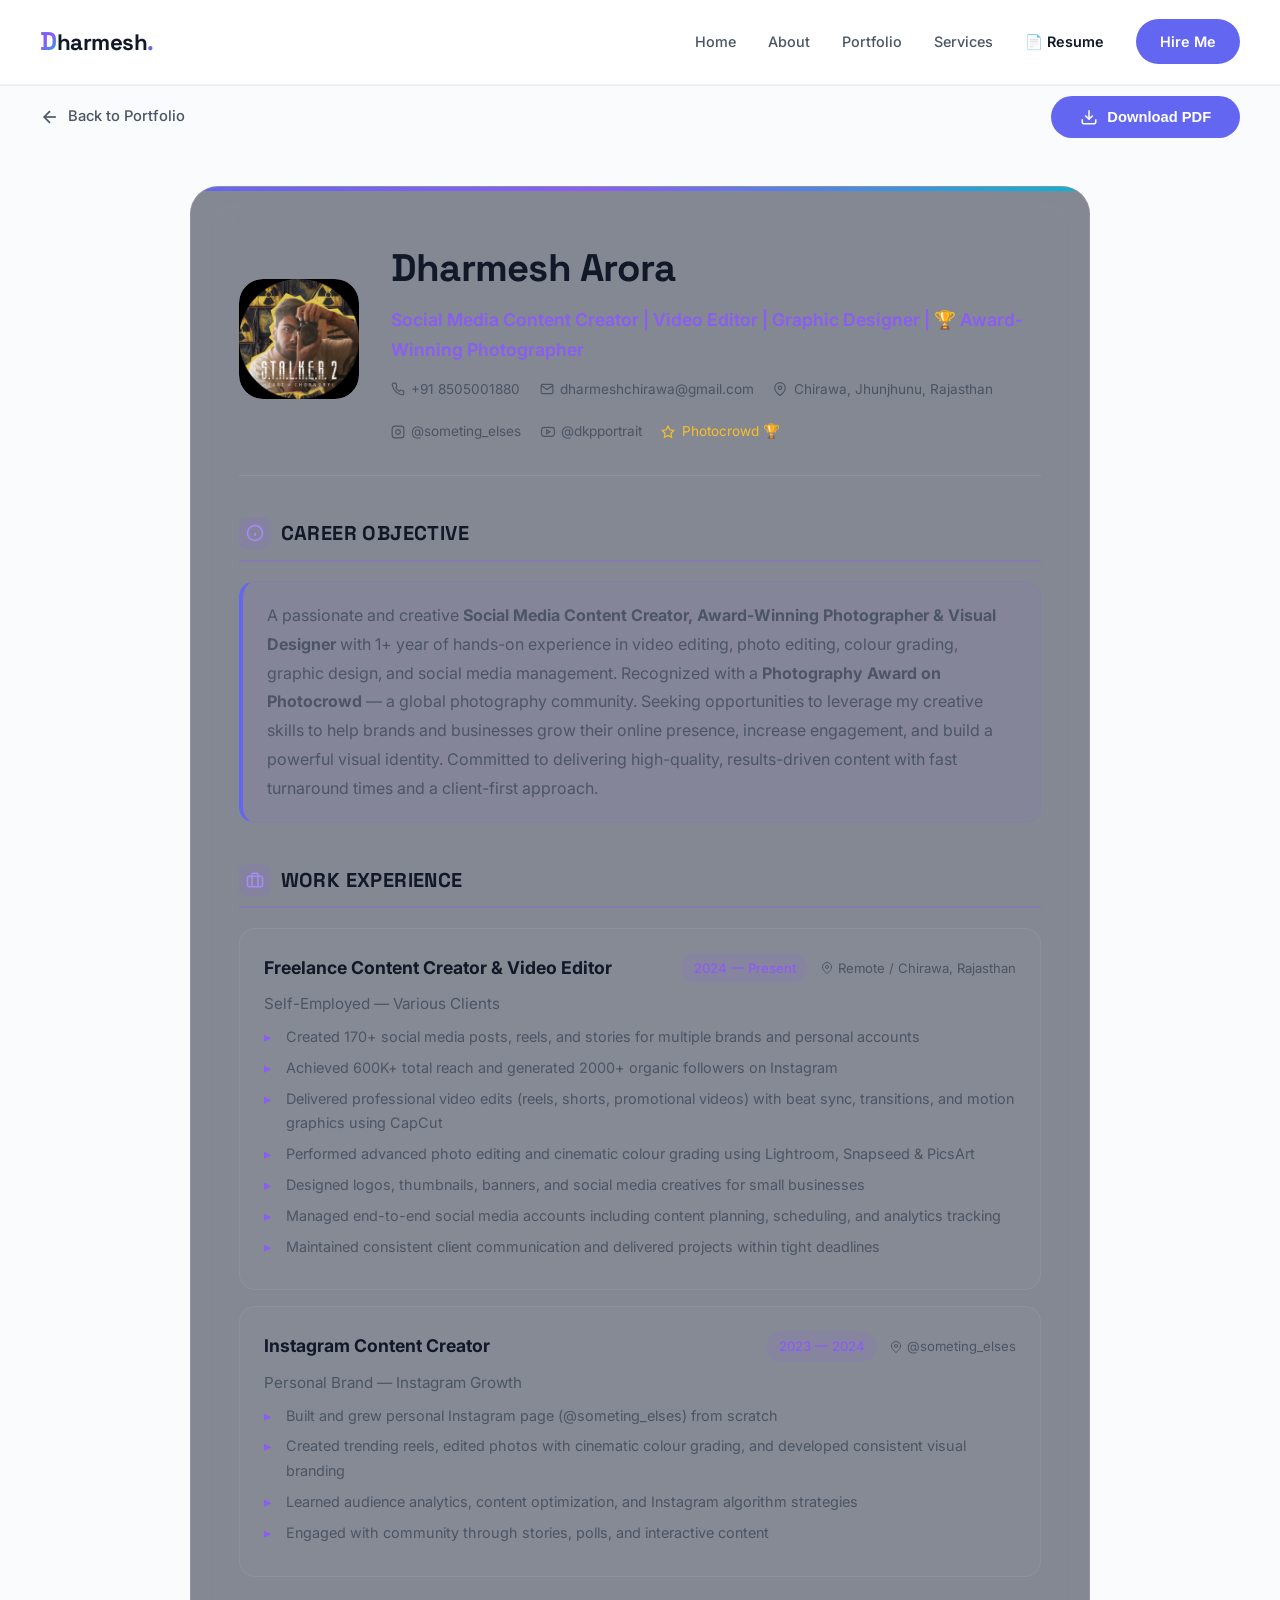
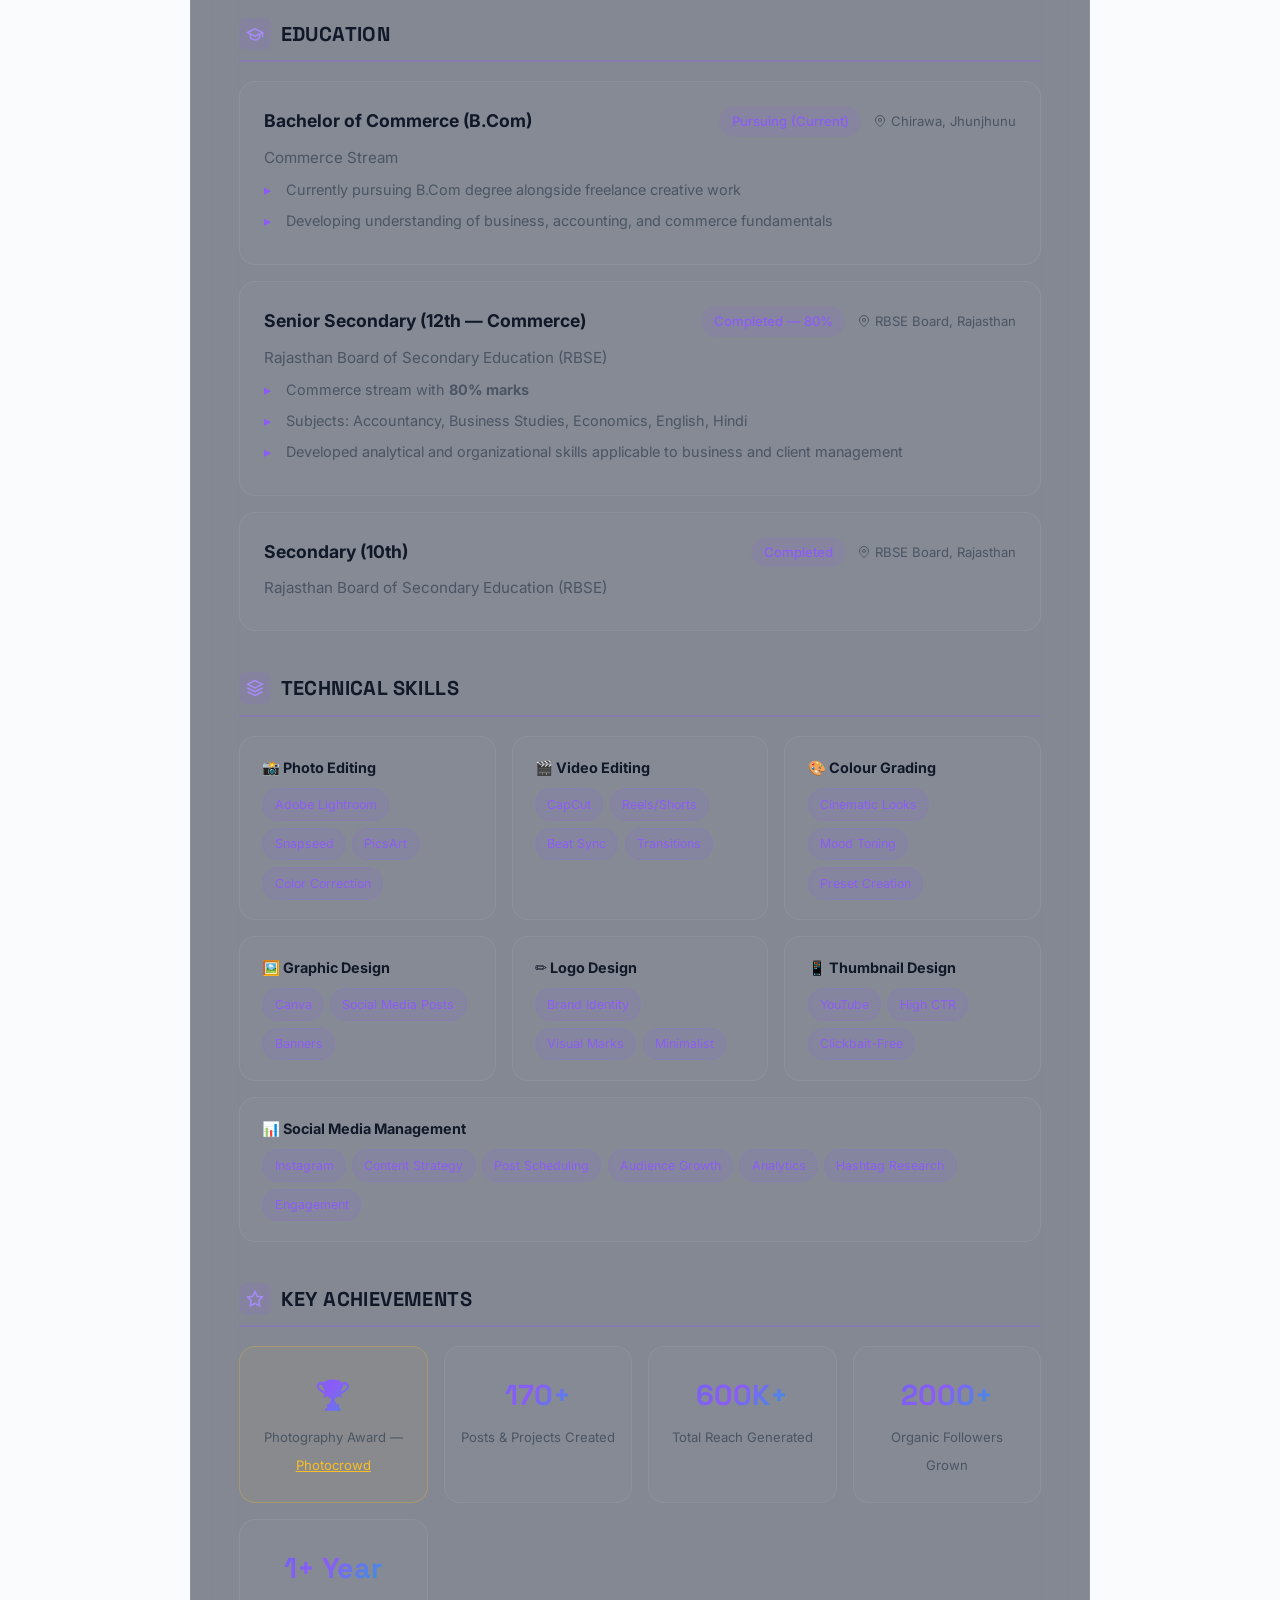
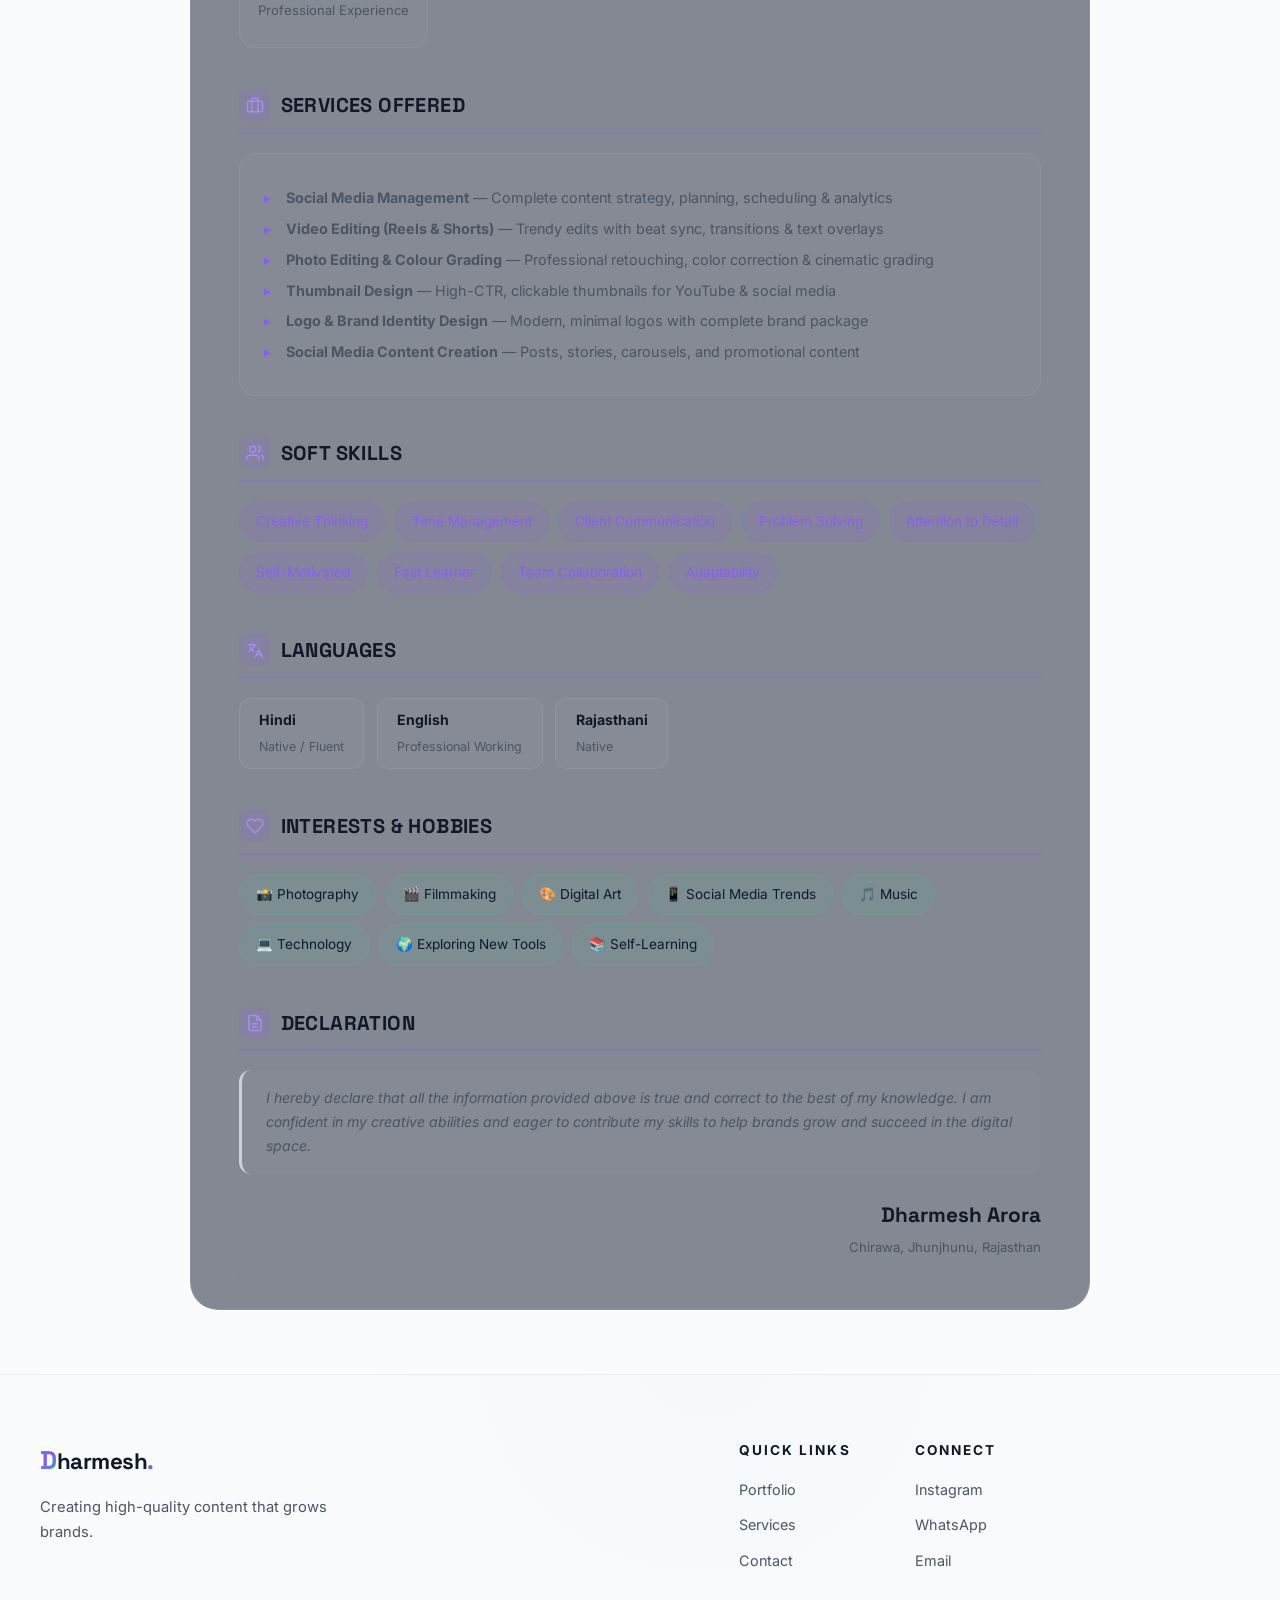
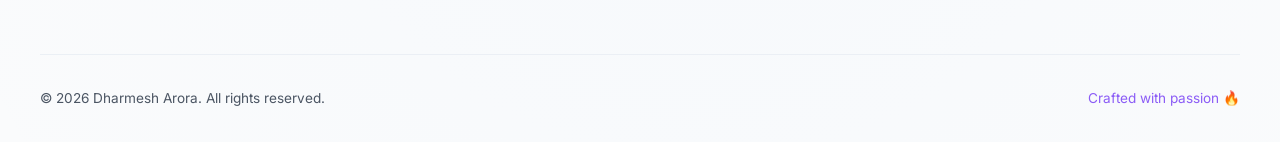
<file: resume.html>
<!DOCTYPE html>
<html lang="en">
<head>
  <meta charset="UTF-8" />
  <meta name="viewport" content="width=device-width, initial-scale=1.0" />
  <title>Dharmesh Arora — Resume | Content Creator & Video Editor</title>
  <meta name="description" content="Professional resume of Dharmesh Arora — Social Media Content Creator, Video Editor & Graphic Designer from Chirawa, Rajasthan." />
  <link rel="preconnect" href="https://fonts.googleapis.com" />
  <link rel="preconnect" href="https://fonts.gstatic.com" crossorigin />
  <link href="https://fonts.googleapis.com/css2?family=Inter:wght@400;500;600;700;800;900&family=Space+Grotesk:wght@500;600;700&display=swap" rel="stylesheet" />
  <link rel="stylesheet" href="styles.css" />
  <style>
    /* ========= RESUME PAGE SPECIFIC STYLES ========= */
    .resume-page {
      min-height: 100vh;
      padding: 6rem 0 4rem;
      background: var(--bg);
    }

    .resume-top-bar {
      display: flex;
      justify-content: space-between;
      align-items: center;
      margin-bottom: 3rem;
      flex-wrap: wrap;
      gap: 1rem;
    }

    .resume-back {
      display: inline-flex;
      align-items: center;
      gap: 0.5rem;
      font-size: 0.92rem;
      font-weight: 500;
      color: var(--text-secondary);
      transition: color 0.2s;
    }
    .resume-back:hover { color: var(--text); }

    .resume-download {
      display: inline-flex;
      align-items: center;
      gap: 0.6rem;
      padding: 0.75rem 1.8rem;
      background: var(--primary);
      color: #fff;
      border-radius: 999px;
      font-weight: 600;
      font-size: 0.92rem;
      border: none;
      cursor: pointer;
      transition: transform 0.3s cubic-bezier(0.34, 1.56, 0.64, 1), box-shadow 0.2s;
    }
    .resume-download:hover {
      transform: translateY(-3px);
      box-shadow: 0 8px 30px rgba(139, 92, 246, 0.4);
    }

    /* Resume Card */
    .resume-card {
      background: rgba(15, 23, 42, 0.5);
      border: 1px solid rgba(255, 255, 255, 0.08);
      backdrop-filter: blur(20px);
      border-radius: 28px;
      padding: 3rem;
      max-width: 900px;
      margin: 0 auto;
      position: relative;
      overflow: hidden;
    }

    .resume-card::before {
      content: '';
      position: absolute;
      top: 0;
      left: 0;
      right: 0;
      height: 4px;
      background: var(--gradient-primary);
    }

    /* Header */
    .resume-header {
      display: grid;
      grid-template-columns: auto 1fr;
      gap: 2rem;
      align-items: center;
      padding-bottom: 2rem;
      border-bottom: 1px solid rgba(255, 255, 255, 0.08);
      margin-bottom: 2.5rem;
    }

    .resume-avatar {
      width: 120px;
      height: 120px;
      border-radius: 24px;
      overflow: hidden;
      position: relative;
    }

    .resume-avatar img {
      width: 100%;
      height: 100%;
      object-fit: cover;
      border-radius: 24px;
    }

    .resume-avatar::after {
      content: '';
      position: absolute;
      inset: -3px;
      border-radius: 26px;
      background: var(--gradient-primary);
      z-index: -1;
      opacity: 0.3;
      filter: blur(12px);
    }

    .resume-name {
      font-family: 'Space Grotesk', sans-serif;
      font-size: 2.4rem;
      font-weight: 800;
      margin-bottom: 0.3rem;
      letter-spacing: -0.02em;
    }

    .resume-title {
      font-size: 1.1rem;
      color: var(--primary-light);
      font-weight: 600;
      margin-bottom: 0.8rem;
    }

    .resume-contact-row {
      display: flex;
      flex-wrap: wrap;
      gap: 1.2rem;
    }

    .resume-contact-item {
      display: inline-flex;
      align-items: center;
      gap: 0.4rem;
      font-size: 0.85rem;
      color: var(--text-secondary);
    }

    .resume-contact-item a {
      color: var(--text-secondary);
      transition: color 0.2s;
    }
    .resume-contact-item a:hover { color: var(--primary-light); }

    .resume-contact-item svg {
      flex-shrink: 0;
    }

    /* Sections */
    .resume-section {
      margin-bottom: 2.5rem;
    }

    .resume-section:last-child {
      margin-bottom: 0;
    }

    .resume-section-title {
      font-family: 'Space Grotesk', sans-serif;
      font-size: 1.25rem;
      font-weight: 700;
      letter-spacing: 0.02em;
      text-transform: uppercase;
      margin-bottom: 1.2rem;
      padding-bottom: 0.6rem;
      border-bottom: 2px solid rgba(139, 92, 246, 0.3);
      display: flex;
      align-items: center;
      gap: 0.6rem;
    }

    .resume-section-title .icon-circle {
      width: 32px;
      height: 32px;
      display: flex;
      align-items: center;
      justify-content: center;
      background: rgba(139, 92, 246, 0.12);
      border-radius: 8px;
      flex-shrink: 0;
    }

    /* Objective */
    .resume-objective {
      font-size: 1rem;
      line-height: 1.8;
      color: var(--text-secondary);
      padding: 1.2rem 1.5rem;
      background: rgba(139, 92, 246, 0.06);
      border: 1px solid rgba(139, 92, 246, 0.12);
      border-radius: 16px;
      border-left: 4px solid var(--primary);
    }

    /* Experience / Education items */
    .resume-item {
      padding: 1.5rem;
      background: rgba(255, 255, 255, 0.02);
      border: 1px solid rgba(255, 255, 255, 0.06);
      border-radius: 16px;
      margin-bottom: 1rem;
      transition: border-color 0.2s, transform 0.2s;
    }

    .resume-item:hover {
      border-color: rgba(139, 92, 246, 0.2);
      transform: translateX(4px);
    }

    .resume-item:last-child { margin-bottom: 0; }

    .resume-item-header {
      display: flex;
      justify-content: space-between;
      align-items: flex-start;
      flex-wrap: wrap;
      gap: 0.5rem;
      margin-bottom: 0.5rem;
    }

    .resume-item-title {
      font-size: 1.1rem;
      font-weight: 700;
    }

    .resume-item-meta {
      display: flex;
      align-items: center;
      gap: 0.8rem;
      flex-wrap: wrap;
    }

    .resume-date {
      font-size: 0.82rem;
      font-weight: 500;
      color: var(--primary-light);
      background: rgba(139, 92, 246, 0.1);
      padding: 0.25rem 0.8rem;
      border-radius: 999px;
    }

    .resume-location {
      font-size: 0.82rem;
      color: var(--text-secondary);
      display: inline-flex;
      align-items: center;
      gap: 0.3rem;
    }

    .resume-item-subtitle {
      font-size: 0.95rem;
      color: var(--text-secondary);
      margin-bottom: 0.3rem;
    }

    .resume-item-desc {
      font-size: 0.9rem;
      color: var(--text-secondary);
      line-height: 1.7;
    }

    .resume-item-desc ul {
      list-style: none;
      padding: 0;
      margin: 0.5rem 0 0;
    }

    .resume-item-desc li {
      position: relative;
      padding-left: 1.4rem;
      margin-bottom: 0.4rem;
      font-size: 0.9rem;
    }

    .resume-item-desc li::before {
      content: '▸';
      position: absolute;
      left: 0;
      color: var(--primary-light);
      font-weight: 700;
    }

    /* Skills Grid */
    .resume-skills-grid {
      display: grid;
      grid-template-columns: repeat(auto-fit, minmax(200px, 1fr));
      gap: 1rem;
    }

    .resume-skill-group {
      padding: 1.2rem 1.4rem;
      background: rgba(255, 255, 255, 0.02);
      border: 1px solid rgba(255, 255, 255, 0.06);
      border-radius: 16px;
      transition: border-color 0.2s;
    }

    .resume-skill-group:hover { border-color: rgba(139, 92, 246, 0.2); }

    .resume-skill-group strong {
      font-size: 0.9rem;
      display: block;
      margin-bottom: 0.5rem;
      color: var(--text);
    }

    .resume-skill-tags {
      display: flex;
      flex-wrap: wrap;
      gap: 0.4rem;
    }

    .resume-skill-tag {
      font-size: 0.78rem;
      padding: 0.3rem 0.7rem;
      background: rgba(139, 92, 246, 0.1);
      border: 1px solid rgba(139, 92, 246, 0.15);
      border-radius: 999px;
      color: var(--primary-light);
    }

    /* Achievements icons */
    .resume-achievements-grid {
      display: grid;
      grid-template-columns: repeat(auto-fit, minmax(180px, 1fr));
      gap: 1rem;
    }

    .resume-achievement {
      text-align: center;
      padding: 1.5rem 1rem;
      background: rgba(255, 255, 255, 0.02);
      border: 1px solid rgba(255, 255, 255, 0.06);
      border-radius: 16px;
      transition: transform 0.3s, border-color 0.3s;
    }

    .resume-achievement:hover {
      transform: translateY(-4px);
      border-color: rgba(139, 92, 246, 0.25);
    }

    .resume-achievement strong {
      font-family: 'Space Grotesk', sans-serif;
      font-size: 1.8rem;
      display: block;
      background: var(--gradient-primary);
      -webkit-background-clip: text;
      -webkit-text-fill-color: transparent;
      background-clip: text;
      margin-bottom: 0.2rem;
    }

    .resume-achievement span {
      font-size: 0.82rem;
      color: var(--text-secondary);
    }

    /* Languages */
    .resume-langs {
      display: flex;
      flex-wrap: wrap;
      gap: 0.8rem;
    }

    .resume-lang {
      padding: 0.6rem 1.2rem;
      background: rgba(255, 255, 255, 0.03);
      border: 1px solid rgba(255, 255, 255, 0.08);
      border-radius: 12px;
      font-size: 0.88rem;
    }

    .resume-lang strong {
      display: block;
      margin-bottom: 0.15rem;
    }

    .resume-lang span {
      font-size: 0.78rem;
      color: var(--text-secondary);
    }

    /* Interests */
    .resume-interests {
      display: flex;
      flex-wrap: wrap;
      gap: 0.6rem;
    }

    .resume-interest-tag {
      display: inline-flex;
      align-items: center;
      gap: 0.4rem;
      padding: 0.5rem 1rem;
      background: rgba(52, 211, 153, 0.08);
      border: 1px solid rgba(52, 211, 153, 0.15);
      border-radius: 999px;
      font-size: 0.85rem;
      color: var(--accent-green);
    }

    /* Declaration */
    .resume-declaration {
      font-size: 0.88rem;
      color: var(--text-secondary);
      font-style: italic;
      padding: 1rem 1.5rem;
      background: rgba(255, 255, 255, 0.02);
      border-radius: 12px;
      border-left: 3px solid var(--glass-border);
    }

    .resume-signature {
      margin-top: 1.5rem;
      text-align: right;
    }

    .resume-signature strong {
      font-family: 'Space Grotesk', sans-serif;
      font-size: 1.3rem;
      display: block;
    }

    .resume-signature span {
      font-size: 0.82rem;
      color: var(--text-secondary);
    }

    /* Print Styles */
    @media print {
      body { background: #fff !important; color: #111 !important; }
      .resume-card { box-shadow: none; border: none; padding: 0; background: #fff; }
      .resume-top-bar, .site-header, .site-footer { display: none !important; }
      .resume-page { padding: 0; }
      .resume-item:hover { transform: none; }
      .resume-section-title { color: #111; }
      .resume-skill-tag { background: #f3f4f6; color: #374151; border-color: #d1d5db; }
      * { -webkit-text-fill-color: initial !important; }
    }

    /* Responsive */
    @media (max-width: 640px) {
      .resume-card { padding: 1.8rem 1.2rem; border-radius: 20px; }
      .resume-header { grid-template-columns: 1fr; text-align: center; justify-items: center; }
      .resume-contact-row { justify-content: center; }
      .resume-avatar { width: 90px; height: 90px; font-size: 2rem; }
      .resume-name { font-size: 1.8rem; }
      .resume-item-header { flex-direction: column; }
      .resume-skills-grid { grid-template-columns: 1fr; }
      .resume-achievements-grid { grid-template-columns: repeat(2, 1fr); }
    }
  </style>
</head>
<body>
  <!-- ======== HEADER / NAV ======== -->
  <header class="site-header scrolled" id="siteHeader">
    <div class="container header-inner">
      <a href="index.html" class="brand">
        <span class="brand-d">D</span>harmesh<span class="brand-dot">.</span>
      </a>
      <button class="menu-toggle" id="menuToggle" aria-label="Toggle navigation">
        <span></span><span></span><span></span>
      </button>
      <nav class="site-nav" id="siteNav">
        <a href="index.html">Home</a>
        <a href="index.html#about">About</a>
        <a href="index.html#portfolio">Portfolio</a>
        <a href="index.html#services">Services</a>
        <a href="resume.html" class="nav-resume" style="color: var(--text);">📄 Resume</a>
        <a href="index.html#contact" class="nav-cta">Hire Me</a>
      </nav>
    </div>
  </header>

  <!-- ======== RESUME ======== -->
  <section class="resume-page">
    <div class="container">
      <div class="resume-top-bar">
        <a href="index.html" class="resume-back">
          <svg width="20" height="20" viewBox="0 0 24 24" fill="none" stroke="currentColor" stroke-width="2"><path d="M19 12H5"/><polyline points="12 19 5 12 12 5"/></svg>
          Back to Portfolio
        </a>
        <button class="resume-download" onclick="window.print()">
          <svg width="18" height="18" viewBox="0 0 24 24" fill="none" stroke="currentColor" stroke-width="2"><path d="M21 15v4a2 2 0 01-2 2H5a2 2 0 01-2-2v-4"/><polyline points="7 10 12 15 17 10"/><line x1="12" y1="15" x2="12" y2="3"/></svg>
          Download PDF
        </button>
      </div>

      <div class="resume-card">
        <!-- ══════ HEADER ══════ -->
        <div class="resume-header">
          <div class="resume-avatar"><img src="assets/pfp.jpeg" alt="Dharmesh Arora" /></div>
          <div>
            <h1 class="resume-name">Dharmesh Arora</h1>
            <div class="resume-title">Social Media Content Creator | Video Editor | Graphic Designer | 🏆 Award-Winning Photographer</div>
            <div class="resume-contact-row">
              <div class="resume-contact-item">
                <svg width="14" height="14" viewBox="0 0 24 24" fill="none" stroke="currentColor" stroke-width="2"><path d="M22 16.92v3a2 2 0 01-2.18 2 19.79 19.79 0 01-8.63-3.07 19.5 19.5 0 01-6-6 19.79 19.79 0 01-3.07-8.67A2 2 0 014.11 2h3a2 2 0 012 1.72c.127.96.361 1.903.7 2.81a2 2 0 01-.45 2.11L8.09 9.91a16 16 0 006 6l1.27-1.27a2 2 0 012.11-.45c.907.339 1.85.573 2.81.7A2 2 0 0122 16.92z"/></svg>
                <a href="tel:+918505001880">+91 8505001880</a>
              </div>
              <div class="resume-contact-item">
                <svg width="14" height="14" viewBox="0 0 24 24" fill="none" stroke="currentColor" stroke-width="2"><path d="M4 4h16c1.1 0 2 .9 2 2v12c0 1.1-.9 2-2 2H4c-1.1 0-2-.9-2-2V6c0-1.1.9-2 2-2z"/><polyline points="22,6 12,13 2,6"/></svg>
                <a href="mailto:dharmeshchirawa@gmail.com">dharmeshchirawa@gmail.com</a>
              </div>
              <div class="resume-contact-item">
                <svg width="14" height="14" viewBox="0 0 24 24" fill="none" stroke="currentColor" stroke-width="2"><path d="M21 10c0 7-9 13-9 13s-9-6-9-13a9 9 0 0118 0z"/><circle cx="12" cy="10" r="3"/></svg>
                Chirawa, Jhunjhunu, Rajasthan
              </div>
              <div class="resume-contact-item">
                <svg width="14" height="14" viewBox="0 0 24 24" fill="none" stroke="currentColor" stroke-width="2"><rect x="2" y="2" width="20" height="20" rx="5"/><path d="M16 11.37A4 4 0 1112.63 8 4 4 0 0116 11.37z"/><line x1="17.5" y1="6.5" x2="17.51" y2="6.5"/></svg>
                <a href="https://www.instagram.com/someting_elses?igsh=MWR2cnQ3bmV5eDZ6bw==" target="_blank" rel="noreferrer">@someting_elses</a>
              </div>
              <div class="resume-contact-item">
                <svg width="14" height="14" viewBox="0 0 24 24" fill="none" stroke="currentColor" stroke-width="2"><path d="M22.54 6.42a2.78 2.78 0 00-1.94-2C18.88 4 12 4 12 4s-6.88 0-8.6.46a2.78 2.78 0 00-1.94 2A29 29 0 001 11.75a29 29 0 00.46 5.33A2.78 2.78 0 003.4 19.1c1.72.46 8.6.46 8.6.46s6.88 0 8.6-.46a2.78 2.78 0 001.94-2 29 29 0 00.46-5.35 29 29 0 00-.46-5.33z"/><polygon points="9.75 15.02 15.5 11.75 9.75 8.48 9.75 15.02"/></svg>
                <a href="https://youtube.com/@dkpportrait?si=TMKTcOCWJ3Qd-buy" target="_blank" rel="noreferrer">@dkpportrait</a>
              </div>
              <div class="resume-contact-item">
                <svg width="14" height="14" viewBox="0 0 24 24" fill="none" stroke="#fbbf24" stroke-width="2"><polygon points="12 2 15.09 8.26 22 9.27 17 14.14 18.18 21.02 12 17.77 5.82 21.02 7 14.14 2 9.27 8.91 8.26 12 2"/></svg>
                <a href="https://www.photocrowd.com/photographer-community/572406/" target="_blank" rel="noreferrer" style="color: #fbbf24;">Photocrowd 🏆</a>
              </div>
            </div>
          </div>
        </div>

        <!-- ══════ CAREER OBJECTIVE ══════ -->
        <div class="resume-section">
          <div class="resume-section-title">
            <span class="icon-circle"><svg width="18" height="18" viewBox="0 0 24 24" fill="none" stroke="#a78bfa" stroke-width="2"><circle cx="12" cy="12" r="10"/><path d="M12 16v-4"/><path d="M12 8h.01"/></svg></span>
            Career Objective
          </div>
          <div class="resume-objective">
            A passionate and creative <strong>Social Media Content Creator, Award-Winning Photographer & Visual Designer</strong> with 1+ year of hands-on experience in video editing, photo editing, colour grading, graphic design, and social media management. Recognized with a <strong>Photography Award on Photocrowd</strong> — a global photography community. Seeking opportunities to leverage my creative skills to help brands and businesses grow their online presence, increase engagement, and build a powerful visual identity. Committed to delivering high-quality, results-driven content with fast turnaround times and a client-first approach.
          </div>
        </div>

        <!-- ══════ WORK EXPERIENCE ══════ -->
        <div class="resume-section">
          <div class="resume-section-title">
            <span class="icon-circle"><svg width="18" height="18" viewBox="0 0 24 24" fill="none" stroke="#a78bfa" stroke-width="2"><rect x="2" y="7" width="20" height="14" rx="2" ry="2"/><path d="M16 21V5a2 2 0 00-2-2h-4a2 2 0 00-2 2v16"/></svg></span>
            Work Experience
          </div>

          <div class="resume-item">
            <div class="resume-item-header">
              <div class="resume-item-title">Freelance Content Creator & Video Editor</div>
              <div class="resume-item-meta">
                <span class="resume-date">2024 — Present</span>
                <span class="resume-location">
                  <svg width="12" height="12" viewBox="0 0 24 24" fill="none" stroke="currentColor" stroke-width="2"><path d="M21 10c0 7-9 13-9 13s-9-6-9-13a9 9 0 0118 0z"/><circle cx="12" cy="10" r="3"/></svg>
                  Remote / Chirawa, Rajasthan
                </span>
              </div>
            </div>
            <div class="resume-item-subtitle">Self-Employed — Various Clients</div>
            <div class="resume-item-desc">
              <ul>
                <li>Created 170+ social media posts, reels, and stories for multiple brands and personal accounts</li>
                <li>Achieved 600K+ total reach and generated 2000+ organic followers on Instagram</li>
                <li>Delivered professional video edits (reels, shorts, promotional videos) with beat sync, transitions, and motion graphics using CapCut</li>
                <li>Performed advanced photo editing and cinematic colour grading using Lightroom, Snapseed & PicsArt</li>
                <li>Designed logos, thumbnails, banners, and social media creatives for small businesses</li>
                <li>Managed end-to-end social media accounts including content planning, scheduling, and analytics tracking</li>
                <li>Maintained consistent client communication and delivered projects within tight deadlines</li>
              </ul>
            </div>
          </div>

          <div class="resume-item">
            <div class="resume-item-header">
              <div class="resume-item-title">Instagram Content Creator</div>
              <div class="resume-item-meta">
                <span class="resume-date">2023 — 2024</span>
                <span class="resume-location">
                  <svg width="12" height="12" viewBox="0 0 24 24" fill="none" stroke="currentColor" stroke-width="2"><path d="M21 10c0 7-9 13-9 13s-9-6-9-13a9 9 0 0118 0z"/><circle cx="12" cy="10" r="3"/></svg>
                  @someting_elses
                </span>
              </div>
            </div>
            <div class="resume-item-subtitle">Personal Brand — Instagram Growth</div>
            <div class="resume-item-desc">
              <ul>
                <li>Built and grew personal Instagram page (@someting_elses) from scratch</li>
                <li>Created trending reels, edited photos with cinematic colour grading, and developed consistent visual branding</li>
                <li>Learned audience analytics, content optimization, and Instagram algorithm strategies</li>
                <li>Engaged with community through stories, polls, and interactive content</li>
              </ul>
            </div>
          </div>
        </div>

        <!-- ══════ EDUCATION ══════ -->
        <div class="resume-section">
          <div class="resume-section-title">
            <span class="icon-circle"><svg width="18" height="18" viewBox="0 0 24 24" fill="none" stroke="#a78bfa" stroke-width="2"><path d="M22 10v6M2 10l10-5 10 5-10 5z"/><path d="M6 12v5c0 1 4 3 6 3s6-2 6-3v-5"/></svg></span>
            Education
          </div>

          <div class="resume-item">
            <div class="resume-item-header">
              <div class="resume-item-title">Bachelor of Commerce (B.Com)</div>
              <div class="resume-item-meta">
                <span class="resume-date">Pursuing (Current)</span>
                <span class="resume-location">
                  <svg width="12" height="12" viewBox="0 0 24 24" fill="none" stroke="currentColor" stroke-width="2"><path d="M21 10c0 7-9 13-9 13s-9-6-9-13a9 9 0 0118 0z"/><circle cx="12" cy="10" r="3"/></svg>
                  Chirawa, Jhunjhunu
                </span>
              </div>
            </div>
            <div class="resume-item-subtitle">Commerce Stream</div>
            <div class="resume-item-desc">
              <ul>
                <li>Currently pursuing B.Com degree alongside freelance creative work</li>
                <li>Developing understanding of business, accounting, and commerce fundamentals</li>
              </ul>
            </div>
          </div>

          <div class="resume-item">
            <div class="resume-item-header">
              <div class="resume-item-title">Senior Secondary (12th — Commerce)</div>
              <div class="resume-item-meta">
                <span class="resume-date">Completed — 80%</span>
                <span class="resume-location">
                  <svg width="12" height="12" viewBox="0 0 24 24" fill="none" stroke="currentColor" stroke-width="2"><path d="M21 10c0 7-9 13-9 13s-9-6-9-13a9 9 0 0118 0z"/><circle cx="12" cy="10" r="3"/></svg>
                  RBSE Board, Rajasthan
                </span>
              </div>
            </div>
            <div class="resume-item-subtitle">Rajasthan Board of Secondary Education (RBSE)</div>
            <div class="resume-item-desc">
              <ul>
                <li>Commerce stream with <strong>80% marks</strong></li>
                <li>Subjects: Accountancy, Business Studies, Economics, English, Hindi</li>
                <li>Developed analytical and organizational skills applicable to business and client management</li>
              </ul>
            </div>
          </div>

          <div class="resume-item">
            <div class="resume-item-header">
              <div class="resume-item-title">Secondary (10th)</div>
              <div class="resume-item-meta">
                <span class="resume-date">Completed</span>
                <span class="resume-location">
                  <svg width="12" height="12" viewBox="0 0 24 24" fill="none" stroke="currentColor" stroke-width="2"><path d="M21 10c0 7-9 13-9 13s-9-6-9-13a9 9 0 0118 0z"/><circle cx="12" cy="10" r="3"/></svg>
                  RBSE Board, Rajasthan
                </span>
              </div>
            </div>
            <div class="resume-item-subtitle">Rajasthan Board of Secondary Education (RBSE)</div>
          </div>
        </div>

        <!-- ══════ SKILLS ══════ -->
        <div class="resume-section">
          <div class="resume-section-title">
            <span class="icon-circle"><svg width="18" height="18" viewBox="0 0 24 24" fill="none" stroke="#a78bfa" stroke-width="2"><path d="M12 2L2 7l10 5 10-5-10-5z"/><path d="M2 17l10 5 10-5"/><path d="M2 12l10 5 10-5"/></svg></span>
            Technical Skills
          </div>

          <div class="resume-skills-grid">
            <div class="resume-skill-group">
              <strong>📸 Photo Editing</strong>
              <div class="resume-skill-tags">
                <span class="resume-skill-tag">Adobe Lightroom</span>
                <span class="resume-skill-tag">Snapseed</span>
                <span class="resume-skill-tag">PicsArt</span>
                <span class="resume-skill-tag">Color Correction</span>
              </div>
            </div>
            <div class="resume-skill-group">
              <strong>🎬 Video Editing</strong>
              <div class="resume-skill-tags">
                <span class="resume-skill-tag">CapCut</span>
                <span class="resume-skill-tag">Reels/Shorts</span>
                <span class="resume-skill-tag">Beat Sync</span>
                <span class="resume-skill-tag">Transitions</span>
              </div>
            </div>
            <div class="resume-skill-group">
              <strong>🎨 Colour Grading</strong>
              <div class="resume-skill-tags">
                <span class="resume-skill-tag">Cinematic Looks</span>
                <span class="resume-skill-tag">Mood Toning</span>
                <span class="resume-skill-tag">Preset Creation</span>
              </div>
            </div>
            <div class="resume-skill-group">
              <strong>🖼️ Graphic Design</strong>
              <div class="resume-skill-tags">
                <span class="resume-skill-tag">Canva</span>
                <span class="resume-skill-tag">Social Media Posts</span>
                <span class="resume-skill-tag">Banners</span>
              </div>
            </div>
            <div class="resume-skill-group">
              <strong>✏️ Logo Design</strong>
              <div class="resume-skill-tags">
                <span class="resume-skill-tag">Brand Identity</span>
                <span class="resume-skill-tag">Visual Marks</span>
                <span class="resume-skill-tag">Minimalist</span>
              </div>
            </div>
            <div class="resume-skill-group">
              <strong>📱 Thumbnail Design</strong>
              <div class="resume-skill-tags">
                <span class="resume-skill-tag">YouTube</span>
                <span class="resume-skill-tag">High CTR</span>
                <span class="resume-skill-tag">Clickbait-Free</span>
              </div>
            </div>
            <div class="resume-skill-group" style="grid-column: 1 / -1;">
              <strong>📊 Social Media Management</strong>
              <div class="resume-skill-tags">
                <span class="resume-skill-tag">Instagram</span>
                <span class="resume-skill-tag">Content Strategy</span>
                <span class="resume-skill-tag">Post Scheduling</span>
                <span class="resume-skill-tag">Audience Growth</span>
                <span class="resume-skill-tag">Analytics</span>
                <span class="resume-skill-tag">Hashtag Research</span>
                <span class="resume-skill-tag">Engagement</span>
              </div>
            </div>
          </div>
        </div>

        <!-- ══════ KEY ACHIEVEMENTS ══════ -->
        <div class="resume-section">
          <div class="resume-section-title">
            <span class="icon-circle"><svg width="18" height="18" viewBox="0 0 24 24" fill="none" stroke="#a78bfa" stroke-width="2"><polygon points="12 2 15.09 8.26 22 9.27 17 14.14 18.18 21.02 12 17.77 5.82 21.02 7 14.14 2 9.27 8.91 8.26 12 2"/></svg></span>
            Key Achievements
          </div>

          <div class="resume-achievements-grid">
            <div class="resume-achievement" style="border-color: rgba(251, 191, 36, 0.25); background: rgba(251, 191, 36, 0.04);">
              <strong>🏆</strong>
              <span>Photography Award — <a href="https://www.photocrowd.com/photographer-community/572406/" target="_blank" rel="noreferrer" style="color: #fbbf24; text-decoration: underline;">Photocrowd</a></span>
            </div>
            <div class="resume-achievement">
              <strong>170+</strong>
              <span>Posts & Projects Created</span>
            </div>
            <div class="resume-achievement">
              <strong>600K+</strong>
              <span>Total Reach Generated</span>
            </div>
            <div class="resume-achievement">
              <strong>2000+</strong>
              <span>Organic Followers Grown</span>
            </div>
            <div class="resume-achievement">
              <strong>1+ Year</strong>
              <span>Professional Experience</span>
            </div>
          </div>
        </div>

        <!-- ══════ SERVICES OFFERED ══════ -->
        <div class="resume-section">
          <div class="resume-section-title">
            <span class="icon-circle"><svg width="18" height="18" viewBox="0 0 24 24" fill="none" stroke="#a78bfa" stroke-width="2"><rect x="2" y="7" width="20" height="14" rx="2" ry="2"/><path d="M16 21V5a2 2 0 00-2-2h-4a2 2 0 00-2 2v16"/></svg></span>
            Services Offered
          </div>

          <div class="resume-item">
            <div class="resume-item-desc">
              <ul>
                <li><strong>Social Media Management</strong> — Complete content strategy, planning, scheduling & analytics</li>
                <li><strong>Video Editing (Reels & Shorts)</strong> — Trendy edits with beat sync, transitions & text overlays</li>
                <li><strong>Photo Editing & Colour Grading</strong> — Professional retouching, color correction & cinematic grading</li>
                <li><strong>Thumbnail Design</strong> — High-CTR, clickable thumbnails for YouTube & social media</li>
                <li><strong>Logo & Brand Identity Design</strong> — Modern, minimal logos with complete brand package</li>
                <li><strong>Social Media Content Creation</strong> — Posts, stories, carousels, and promotional content</li>
              </ul>
            </div>
          </div>
        </div>

        <!-- ══════ SOFT SKILLS ══════ -->
        <div class="resume-section">
          <div class="resume-section-title">
            <span class="icon-circle"><svg width="18" height="18" viewBox="0 0 24 24" fill="none" stroke="#a78bfa" stroke-width="2"><path d="M17 21v-2a4 4 0 00-4-4H5a4 4 0 00-4 4v2"/><circle cx="9" cy="7" r="4"/><path d="M23 21v-2a4 4 0 00-3-3.87"/><path d="M16 3.13a4 4 0 010 7.75"/></svg></span>
            Soft Skills
          </div>

          <div class="resume-skill-tags" style="gap: 0.6rem;">
            <span class="resume-skill-tag" style="padding: 0.5rem 1rem; font-size: 0.85rem;">Creative Thinking</span>
            <span class="resume-skill-tag" style="padding: 0.5rem 1rem; font-size: 0.85rem;">Time Management</span>
            <span class="resume-skill-tag" style="padding: 0.5rem 1rem; font-size: 0.85rem;">Client Communication</span>
            <span class="resume-skill-tag" style="padding: 0.5rem 1rem; font-size: 0.85rem;">Problem Solving</span>
            <span class="resume-skill-tag" style="padding: 0.5rem 1rem; font-size: 0.85rem;">Attention to Detail</span>
            <span class="resume-skill-tag" style="padding: 0.5rem 1rem; font-size: 0.85rem;">Self-Motivated</span>
            <span class="resume-skill-tag" style="padding: 0.5rem 1rem; font-size: 0.85rem;">Fast Learner</span>
            <span class="resume-skill-tag" style="padding: 0.5rem 1rem; font-size: 0.85rem;">Team Collaboration</span>
            <span class="resume-skill-tag" style="padding: 0.5rem 1rem; font-size: 0.85rem;">Adaptability</span>
          </div>
        </div>

        <!-- ══════ LANGUAGES ══════ -->
        <div class="resume-section">
          <div class="resume-section-title">
            <span class="icon-circle"><svg width="18" height="18" viewBox="0 0 24 24" fill="none" stroke="#a78bfa" stroke-width="2"><path d="M5 8l6 6"/><path d="M4 14l6-6 2-3"/><path d="M2 5h12"/><path d="M7 2h1"/><path d="M22 22l-5-10-5 10"/><path d="M14 18h6"/></svg></span>
            Languages
          </div>

          <div class="resume-langs">
            <div class="resume-lang">
              <strong>Hindi</strong>
              <span>Native / Fluent</span>
            </div>
            <div class="resume-lang">
              <strong>English</strong>
              <span>Professional Working</span>
            </div>
            <div class="resume-lang">
              <strong>Rajasthani</strong>
              <span>Native</span>
            </div>
          </div>
        </div>

        <!-- ══════ INTERESTS ══════ -->
        <div class="resume-section">
          <div class="resume-section-title">
            <span class="icon-circle"><svg width="18" height="18" viewBox="0 0 24 24" fill="none" stroke="#a78bfa" stroke-width="2"><path d="M20.84 4.61a5.5 5.5 0 00-7.78 0L12 5.67l-1.06-1.06a5.5 5.5 0 00-7.78 7.78l1.06 1.06L12 21.23l7.78-7.78 1.06-1.06a5.5 5.5 0 000-7.78z"/></svg></span>
            Interests & Hobbies
          </div>

          <div class="resume-interests">
            <span class="resume-interest-tag">📸 Photography</span>
            <span class="resume-interest-tag">🎬 Filmmaking</span>
            <span class="resume-interest-tag">🎨 Digital Art</span>
            <span class="resume-interest-tag">📱 Social Media Trends</span>
            <span class="resume-interest-tag">🎵 Music</span>
            <span class="resume-interest-tag">💻 Technology</span>
            <span class="resume-interest-tag">🌍 Exploring New Tools</span>
            <span class="resume-interest-tag">📚 Self-Learning</span>
          </div>
        </div>

        <!-- ══════ DECLARATION ══════ -->
        <div class="resume-section">
          <div class="resume-section-title">
            <span class="icon-circle"><svg width="18" height="18" viewBox="0 0 24 24" fill="none" stroke="#a78bfa" stroke-width="2"><path d="M14 2H6a2 2 0 00-2 2v16a2 2 0 002 2h12a2 2 0 002-2V8z"/><polyline points="14 2 14 8 20 8"/><line x1="16" y1="13" x2="8" y2="13"/><line x1="16" y1="17" x2="8" y2="17"/></svg></span>
            Declaration
          </div>

          <div class="resume-declaration">
            I hereby declare that all the information provided above is true and correct to the best of my knowledge. I am confident in my creative abilities and eager to contribute my skills to help brands grow and succeed in the digital space.
          </div>

          <div class="resume-signature">
            <strong>Dharmesh Arora</strong>
            <span>Chirawa, Jhunjhunu, Rajasthan</span>
          </div>
        </div>

      </div><!-- .resume-card -->
    </div>
  </section>

  <!-- ======== FOOTER ======== -->
  <footer class="site-footer">
    <div class="container footer-inner">
      <div class="footer-brand">
        <a href="index.html" class="brand"><span class="brand-d">D</span>harmesh<span class="brand-dot">.</span></a>
        <p>Creating high-quality content that grows brands.</p>
      </div>
      <div class="footer-links">
        <div class="footer-col">
          <strong>Quick Links</strong>
          <a href="index.html">Portfolio</a>
          <a href="index.html#services">Services</a>
          <a href="index.html#contact">Contact</a>
        </div>
        <div class="footer-col">
          <strong>Connect</strong>
          <a href="https://instagram.com/someting_elses" target="_blank" rel="noreferrer">Instagram</a>
          <a href="https://wa.me/918505001880" target="_blank" rel="noreferrer">WhatsApp</a>
          <a href="mailto:dharmeshchirawa@gmail.com">Email</a>
        </div>
      </div>
      <div class="footer-bottom">
        <p>© <span id="footerYear"></span> Dharmesh Arora. All rights reserved.</p>
        <p class="footer-tagline">Crafted with passion 🔥</p>
      </div>
    </div>
  </footer>

  <script>
    // Footer year
    const fy = document.getElementById('footerYear');
    if (fy) fy.textContent = new Date().getFullYear();

    // Mobile nav
    const mt = document.getElementById('menuToggle');
    const sn = document.getElementById('siteNav');
    mt?.addEventListener('click', () => { mt.classList.toggle('active'); sn?.classList.toggle('is-active'); });
    document.querySelectorAll('.site-nav a').forEach(l => { l.addEventListener('click', () => { mt?.classList.remove('active'); sn?.classList.remove('is-active'); }); });
  </script>
</body>
</html>
</file>
<file: styles.css>
/* ================================================
   DHARMESH ARORA — PREMIUM PORTFOLIO
   Light theme, refined glassmorphism, soft gradients
   ================================================ */

/* ---------- DESIGN TOKENS ---------- */
:root {
  --bg: #FAFBFC;
  --bg-alt: #F5F7FA;
  --surface: #FFFFFF;
  --surface-solid: #FFFFFF;
  --glass: rgba(255, 255, 255, 0.88);
  --glass-border: rgba(231, 236, 243, 0.72);
  --border-divider: #EEF2F6;
  --text: #111827;
  --text-secondary: #4B5563;
  --text-muted: #6B7280;
  --text-light: #94A3B8;
  --primary: #6366F1;
  --primary-light: #8B5CF6;
  --primary-dark: #4F46E5;
  --accent-purple: #8B5CF6;
  --accent-blue: #3B82F6;
  --accent-cyan: #06B6D4;
  --accent-success: #22C55E;
  --accent-warning: #F59E0B;
  --accent-danger: #EF4444;
  --gradient-primary: linear-gradient(135deg, #6366F1 0%, #8B5CF6 45%, #06B6D4 100%);
  --gradient-soft: linear-gradient(180deg, rgba(99,102,241,0.08), rgba(6,182,212,0.06));
  --gradient-glow: radial-gradient(circle at top, rgba(99, 102, 241, 0.14), transparent 45%);
  --radius-sm: 16px;
  --radius-md: 24px;
  --radius-lg: 32px;
  --radius-xl: 40px;
  --radius-input: 16px;
  --shadow-soft: 0 8px 30px rgba(15, 23, 42, 0.08);
  --shadow-soft-hover: 0 18px 45px rgba(15, 23, 42, 0.12);
  --shadow-glow: 0 28px 90px rgba(99, 102, 241, 0.14);
  --transition-fast: 0.2s ease-out;
  --transition-smooth: 0.45s ease-out;
  --transition-spring: 0.5s cubic-bezier(0.22, 1, 0.36, 1);
}

/* ---------- RESET & BASE ---------- */
*, *::before, *::after {
  box-sizing: border-box;
  margin: 0;
  padding: 0;
}

html {
  scroll-behavior: smooth;
  -webkit-font-smoothing: antialiased;
  -moz-osx-font-smoothing: grayscale;
}

body {
  font-family: 'Inter', system-ui, -apple-system, BlinkMacSystemFont, 'Segoe UI', sans-serif;
  background: var(--bg);
  background-image:
    radial-gradient(circle at 15% 12%, rgba(99, 102, 241, 0.08), transparent 18%),
    radial-gradient(circle at 84% 15%, rgba(6, 182, 212, 0.06), transparent 16%),
    radial-gradient(circle at 55% 92%, rgba(147, 197, 253, 0.04), transparent 18%);
  color: var(--text);
  line-height: 1.7;
  overflow-x: hidden;
}

img, video {
  max-width: 100%;
  display: block;
}

a {
  color: inherit;
  text-decoration: none;
}

strong {
  font-weight: 700;
}

/* ---------- PRELOADER ---------- */
.preloader {
  position: fixed;
  inset: 0;
  z-index: 9999;
  background: var(--bg);
  display: flex;
  align-items: center;
  justify-content: center;
  transition: opacity 0.6s ease, visibility 0.6s ease;
}

.preloader.hidden {
  opacity: 0;
  visibility: hidden;
  pointer-events: none;
}

.preloader-inner {
  text-align: center;
}

.preloader-ring {
  width: 60px;
  height: 60px;
  border-radius: 50%;
  border: 3px solid transparent;
  border-top-color: var(--primary);
  border-right-color: var(--accent-pink);
  animation: spin 1s linear infinite;
  margin: 0 auto 1.5rem;
}

.preloader-text {
  font-family: 'Space Grotesk', sans-serif;
  font-size: 0.85rem;
  letter-spacing: 0.4em;
  color: var(--text-secondary);
  animation: pulse-text 1.5s ease infinite;
}

@keyframes spin {
  to { transform: rotate(360deg); }
}

@keyframes pulse-text {
  0%, 100% { opacity: 0.4; }
  50% { opacity: 1; }
}

/* ---------- CUSTOM CURSOR ---------- */
.cursor-dot, .cursor-ring {
  display: none;
}

@media (pointer: fine) {
  .cursor-dot {
    display: block;
    position: fixed;
    top: 0;
    left: 0;
    width: 8px;
    height: 8px;
    background: var(--primary);
    border-radius: 50%;
    pointer-events: none;
    z-index: 10000;
    transform: translate(-50%, -50%);
    transition: width 0.15s, height 0.15s, background 0.15s;
  }

  .cursor-ring {
    display: block;
    position: fixed;
    top: 0;
    left: 0;
    width: 36px;
    height: 36px;
    border: 1.5px solid rgba(139, 92, 246, 0.4);
    border-radius: 50%;
    pointer-events: none;
    z-index: 10000;
    transform: translate(-50%, -50%);
    transition: width 0.25s, height 0.25s, border-color 0.25s;
  }

  .cursor-hover .cursor-dot {
    width: 14px;
    height: 14px;
    background: var(--accent-pink);
  }

  .cursor-hover .cursor-ring {
    width: 50px;
    height: 50px;
    border-color: rgba(244, 114, 182, 0.3);
  }
}

/* ---------- UTILITY ---------- */
.container {
  width: min(1200px, calc(100% - 2.5rem));
  margin: 0 auto;
}

.text-gradient {
  background: var(--gradient-primary);
  -webkit-background-clip: text;
  -webkit-text-fill-color: transparent;
  background-clip: text;
}

.glass-card {
  background: rgba(255, 255, 255, 0.92);
  border: 1px solid var(--border-divider);
  box-shadow: var(--shadow-soft);
}

/* ---------- ANIMATIONS ---------- */
@keyframes float {
  0%, 100% { transform: translateY(0); }
  50% { transform: translateY(-12px); }
}

@keyframes glow-pulse {
  0%, 100% { opacity: 0.5; transform: scale(1); }
  50% { opacity: 0.8; transform: scale(1.05); }
}

@keyframes slide-up-scroll {
  0% { transform: translateY(0); }
  100% { transform: translateY(8px); opacity: 0; }
}

/* Scroll-driven reveal */
[data-animate] {
  opacity: 0;
  transform: translateY(40px);
  transition: opacity 0.8s cubic-bezier(0.16, 1, 0.3, 1), transform 0.8s cubic-bezier(0.16, 1, 0.3, 1);
}

[data-animate].visible {
  opacity: 1;
  transform: translateY(0);
}

/* Stagger children */
[data-animate][data-delay="100"] { transition-delay: 0.1s; }
[data-animate][data-delay="150"] { transition-delay: 0.15s; }
[data-animate][data-delay="200"] { transition-delay: 0.2s; }
[data-animate][data-delay="300"] { transition-delay: 0.3s; }

/* ---------- HEADER ---------- */
.site-header {
  position: fixed;
  top: 0;
  left: 0;
  right: 0;
  z-index: 100;
  padding: 0;
  transition: background var(--transition-fast), box-shadow var(--transition-fast), padding var(--transition-fast);
}

.site-header {
  background: rgba(255, 255, 255, 0.8);
  backdrop-filter: blur(20px);
  -webkit-backdrop-filter: blur(20px);
  border-bottom: 1px solid rgba(15, 23, 42, 0.06);
}

.site-header.scrolled {
  background: rgba(255, 255, 255, 0.95);
  box-shadow: 0 1px 0 rgba(15, 23, 42, 0.06);
}

.header-inner {
  display: flex;
  align-items: center;
  justify-content: space-between;
  padding: 1.2rem 0;
}

.brand {
  font-family: 'Space Grotesk', sans-serif;
  font-size: 1.4rem;
  font-weight: 700;
  letter-spacing: -0.02em;
  transition: opacity var(--transition-fast);
}

.brand:hover { opacity: 0.8; }

.brand-d {
  font-size: 1.6rem;
  background: var(--gradient-primary);
  -webkit-background-clip: text;
  -webkit-text-fill-color: transparent;
  background-clip: text;
}

.brand-dot {
  color: var(--primary);
}

.menu-toggle {
  display: none;
  flex-direction: column;
  gap: 5px;
  background: transparent;
  border: none;
  cursor: pointer;
  padding: 0.4rem;
  z-index: 110;
}

.menu-toggle span {
  width: 26px;
  height: 2px;
  background: var(--text-muted);
  border-radius: 2px;
  transition: transform 0.3s, opacity 0.3s;
}

.menu-toggle.active span:nth-child(1) { transform: translateY(7px) rotate(45deg); }
.menu-toggle.active span:nth-child(2) { opacity: 0; }
.menu-toggle.active span:nth-child(3) { transform: translateY(-7px) rotate(-45deg); }

.site-nav {
  display: flex;
  align-items: center;
  gap: 2rem;
}

.site-nav a {
  font-size: 0.9rem;
  font-weight: 500;
  color: var(--text-secondary);
  position: relative;
  transition: color var(--transition-fast);
}

.site-nav a:hover { color: var(--text); }

.site-nav a::after {
  content: '';
  position: absolute;
  bottom: -4px;
  left: 0;
  width: 0;
  height: 2px;
  background: var(--gradient-primary);
  border-radius: 2px;
  transition: width 0.3s ease;
}

.site-nav a:hover::after { width: 100%; }

.nav-resume {
  color: var(--accent-green) !important;
  font-weight: 600 !important;
}

.nav-resume::after { background: var(--accent-green) !important; }

.nav-cta {
  background: var(--primary) !important;
  color: #fff !important;
  padding: 0.65rem 1.5rem;
  border-radius: 999px;
  font-weight: 600 !important;
  transition: transform var(--transition-spring), box-shadow var(--transition-fast) !important;
}

.nav-cta::after { display: none !important; }

.nav-cta:hover {
  transform: translateY(-2px) !important;
  box-shadow: 0 8px 30px rgba(139, 92, 246, 0.4) !important;
}

/* ---------- HERO ---------- */
.hero-section {
  min-height: 100vh;
  display: flex;
  align-items: center;
  position: relative;
  overflow: hidden;
  padding-top: 5rem;
}

.hero-canvas {
  position: absolute;
  inset: 0;
  width: 100%;
  height: 100%;
  z-index: 0;
  opacity: 0.4;
}

.hero-gradient-orb {
  position: absolute;
  border-radius: 50%;
  filter: blur(120px);
  z-index: 0;
  pointer-events: none;
}

.hero-orb-1 {
  width: 600px;
  height: 600px;
  background: rgba(139, 92, 246, 0.15);
  top: -200px;
  right: -100px;
  animation: glow-pulse 6s ease infinite;
}

.hero-orb-2 {
  width: 500px;
  height: 500px;
  background: rgba(236, 72, 153, 0.1);
  bottom: -200px;
  left: -150px;
  animation: glow-pulse 8s ease infinite 2s;
}

.hero-grid {
  position: relative;
  z-index: 1;
  display: grid;
  grid-template-columns: 1.15fr 0.85fr;
  gap: 4rem;
  align-items: center;
}

.hero-badge {
  display: inline-flex;
  align-items: center;
  gap: 0.6rem;
  background: rgba(99, 102, 241, 0.08);
  border: 1px solid rgba(99, 102, 241, 0.18);
  padding: 0.5rem 1.2rem;
  border-radius: 999px;
  font-size: 0.82rem;
  font-weight: 500;
  color: var(--primary);
  margin-bottom: 1.8rem;
}

.badge-dot {
  width: 8px;
  height: 8px;
  background: var(--accent-green);
  border-radius: 50%;
  animation: pulse-dot 2s ease infinite;
}

@keyframes pulse-dot {
  0%, 100% { opacity: 1; box-shadow: 0 0 0 0 rgba(52, 211, 153, 0.4); }
  50% { opacity: 0.7; box-shadow: 0 0 0 6px rgba(52, 211, 153, 0); }
}

.hero-copy h1 {
  font-family: 'Space Grotesk', sans-serif;
  font-size: clamp(2.8rem, 5vw, 4.2rem);
  font-weight: 800;
  line-height: 1.1;
  letter-spacing: -0.03em;
  margin-bottom: 1.5rem;
}

.hero-subtitle {
  font-size: 1.1rem;
  color: var(--text-secondary);
  line-height: 1.8;
  max-width: 540px;
  margin-bottom: 2rem;
}

.hero-actions {
  display: flex;
  flex-wrap: wrap;
  gap: 1rem;
  margin-bottom: 2.5rem;
}

/* Buttons */
.btn {
  display: inline-flex;
  align-items: center;
  justify-content: center;
  gap: 0.6rem;
  padding: 0.9rem 2rem;
  border-radius: 999px;
  font-weight: 600;
  font-size: 0.95rem;
  border: none;
  cursor: pointer;
  transition: transform var(--transition-spring), box-shadow var(--transition-fast), background var(--transition-fast);
}

.btn:hover { transform: translateY(-3px); }

.btn-primary {
  background: linear-gradient(135deg, var(--primary), var(--primary-light));
  color: #fff;
  box-shadow: var(--shadow-soft);
  border-radius: 16px;
}

.btn-primary:hover {
  transform: translateY(-2px) scale(1.03);
  box-shadow: var(--shadow-soft-hover);
  background: linear-gradient(135deg, var(--primary-dark), var(--primary-light));
}

.btn-glass {
  background: #ffffff;
  border: 1px solid #e7ecf3;
  color: var(--text);
  box-shadow: 0 8px 24px rgba(15, 23, 42, 0.05);
  transition: transform var(--transition-spring), background var(--transition-fast), box-shadow var(--transition-fast), border-color var(--transition-fast);
}

.btn-glass:hover {
  background: #f8fafc;
  transform: translateY(-1px);
  box-shadow: var(--shadow-soft-hover);
}

.hidden {
  display: none !important;
}

.btn-full { width: 100%; }

/* Hero mini stats */
.hero-mini-stats {
  display: flex;
  align-items: center;
  gap: 1.5rem;
  padding: 1.2rem 1.8rem;
  background: var(--glass);
  border: 1px solid var(--glass-border);
  border-radius: var(--radius-lg);
  backdrop-filter: blur(16px);
  width: fit-content;
}

.mini-stat {
  text-align: center;
}

.mini-stat strong {
  font-family: 'Space Grotesk', sans-serif;
  font-size: 1.6rem;
  display: block;
  background: var(--gradient-primary);
  -webkit-background-clip: text;
  -webkit-text-fill-color: transparent;
  background-clip: text;
}

.mini-stat span {
  font-size: 0.78rem;
  color: var(--text-secondary);
  text-transform: uppercase;
  letter-spacing: 0.1em;
}

.mini-stat-divider {
  width: 1px;
  height: 36px;
  background: var(--glass-border);
}

/* Hero visual */
.hero-visual {
  position: relative;
  display: flex;
  justify-content: center;
}

.hero-image-stack {
  position: relative;
}

.hero-img-card {
  position: relative;
  border-radius: var(--radius-xl);
  overflow: hidden;
  border: 1px solid var(--glass-border);
  box-shadow: var(--shadow-glow);
}

.hero-img-glow {
  position: absolute;
  inset: -2px;
  background: var(--gradient-primary);
  border-radius: var(--radius-xl);
  z-index: -1;
  opacity: 0.18;
  filter: blur(24px);
}

.hero-img-card img {
  border-radius: var(--radius-xl);
  width: 100%;
  height: auto;
  aspect-ratio: 4 / 5;
  object-fit: cover;
}

.hero-img-overlay {
  position: absolute;
  bottom: 0;
  left: 0;
  right: 0;
  padding: 2rem 1.5rem 1.5rem;
  background: linear-gradient(180deg, rgba(255,255,255,0) 30%, rgba(248, 250, 252, 0.96) 100%);
  border-radius: 0 0 var(--radius-xl) var(--radius-xl);
}

.overlay-tag {
  background: rgba(139, 92, 246, 0.3);
  border: 1px solid rgba(139, 92, 246, 0.4);
  padding: 0.4rem 1rem;
  border-radius: 999px;
  font-size: 0.82rem;
  font-weight: 500;
}

/* Floating cards */
.hero-floating-card {
  position: absolute;
  display: flex;
  align-items: center;
  gap: 0.8rem;
  padding: 0.95rem 1.4rem;
  background: rgba(255, 255, 255, 0.92);
  border: 1px solid rgba(231, 236, 243, 0.85);
  border-radius: var(--radius-md);
  box-shadow: var(--shadow-soft);
  z-index: 2;
}

.hero-floating-card strong {
  font-family: 'Space Grotesk', sans-serif;
  font-size: 1.1rem;
  display: block;
}

.hero-floating-card span {
  font-size: 0.75rem;
  color: var(--text-secondary);
}

.float-card-1 {
  top: 15%;
  left: -30px;
  animation: float 4s ease infinite;
}

.float-card-2 {
  bottom: 20%;
  right: -25px;
  animation: float 5s ease infinite 1.5s;
}

/* Scroll indicator */
.scroll-indicator {
  position: absolute;
  bottom: 2rem;
  left: 50%;
  transform: translateX(-50%);
  display: flex;
  flex-direction: column;
  align-items: center;
  gap: 0.5rem;
  z-index: 1;
}

.scroll-line {
  width: 1px;
  height: 40px;
  background: var(--glass-border);
  position: relative;
  overflow: hidden;
}

.scroll-line::after {
  content: '';
  position: absolute;
  top: 0;
  width: 100%;
  height: 50%;
  background: var(--primary);
  animation: slide-up-scroll 1.5s ease infinite;
}

.scroll-indicator span {
  font-size: 0.72rem;
  text-transform: uppercase;
  letter-spacing: 0.2em;
  color: var(--text-secondary);
}

/* ---------- SECTIONS COMMON ---------- */
.section {
  padding: 7rem 0;
  position: relative;
}

.section-header {
  text-align: center;
  max-width: 640px;
  margin: 0 auto 3.5rem;
}

.section-tag {
  display: inline-block;
  font-size: 0.78rem;
  font-weight: 600;
  text-transform: uppercase;
  letter-spacing: 0.3em;
  color: var(--primary-light);
  margin-bottom: 1rem;
  padding: 0.4rem 1rem;
  background: rgba(139, 92, 246, 0.1);
  border: 1px solid rgba(139, 92, 246, 0.15);
  border-radius: 999px;
}

.section-header h2 {
  font-family: 'Space Grotesk', sans-serif;
  font-size: clamp(2rem, 3.5vw, 3rem);
  font-weight: 800;
  letter-spacing: -0.02em;
  margin-bottom: 0.8rem;
}

.section-desc {
  color: var(--text-secondary);
  font-size: 1.05rem;
}

/* ---------- ABOUT ---------- */
.about-section {
  background: var(--bg-alt);
}

.about-grid {
  display: grid;
  grid-template-columns: 1.3fr 0.7fr;
  gap: 2.5rem;
  align-items: start;
}

.about-story {
  padding: 2.5rem;
  border-radius: var(--radius-lg);
}

.about-lead {
  font-size: 1.15rem;
  line-height: 1.8;
  margin-bottom: 1.2rem;
}

.about-story > p {
  color: var(--text-secondary);
  margin-bottom: 1.8rem;
}

.about-highlights {
  display: grid;
  gap: 1rem;
}

.highlight-item {
  display: flex;
  align-items: center;
  gap: 0.8rem;
  padding: 0.8rem 1.2rem;
  background: rgba(139, 92, 246, 0.06);
  border: 1px solid rgba(139, 92, 246, 0.1);
  border-radius: var(--radius-sm);
  font-size: 0.95rem;
  color: var(--text-secondary);
  transition: border-color var(--transition-fast), background var(--transition-fast);
}

.highlight-item:hover {
  border-color: rgba(139, 92, 246, 0.25);
  background: rgba(139, 92, 246, 0.1);
}

.about-info-cards {
  display: grid;
  gap: 1.2rem;
}

.info-card {
  padding: 1.8rem;
  border-radius: var(--radius-lg);
  transition: transform var(--transition-smooth), box-shadow var(--transition-smooth);
}

.info-card:hover {
  transform: translateY(-4px);
  box-shadow: 0 12px 40px rgba(0, 0, 0, 0.2);
}

.info-icon {
  margin-bottom: 1rem;
}

.info-card strong {
  font-family: 'Space Grotesk', sans-serif;
  font-size: 1.6rem;
  display: block;
  margin-bottom: 0.3rem;
}

.info-card p {
  color: var(--text-secondary);
  font-size: 0.9rem;
}

/* ---------- SKILLS ---------- */
.skills-grid {
  display: grid;
  grid-template-columns: repeat(3, 1fr);
  gap: 1.5rem;
}

.skill-card {
  padding: 2rem;
  border-radius: var(--radius-lg);
  transition: transform var(--transition-smooth), box-shadow var(--transition-smooth), border-color var(--transition-fast);
  position: relative;
  overflow: hidden;
}

.skill-card::before {
  content: '';
  position: absolute;
  top: 0;
  left: 0;
  right: 0;
  height: 3px;
  background: linear-gradient(90deg, var(--icon-color), transparent);
  opacity: 0;
  transition: opacity var(--transition-fast);
}

.skill-card:hover::before { opacity: 1; }

.skill-card:hover {
  transform: translateY(-6px);
  box-shadow: 0 16px 48px rgba(0, 0, 0, 0.2);
  border-color: rgba(255, 255, 255, 0.12);
}

.skill-icon {
  width: 56px;
  height: 56px;
  display: flex;
  align-items: center;
  justify-content: center;
  background: rgba(255, 255, 255, 0.04);
  border: 1px solid var(--glass-border);
  border-radius: var(--radius-sm);
  margin-bottom: 1.2rem;
  color: var(--icon-color);
}

.skill-card strong {
  display: block;
  font-size: 1.1rem;
  margin-bottom: 0.4rem;
}

.skill-card p {
  color: var(--text-secondary);
  font-size: 0.88rem;
  margin-bottom: 1.2rem;
}

.skill-bar {
  height: 4px;
  background: rgba(255, 255, 255, 0.06);
  border-radius: 10px;
  overflow: hidden;
}

.skill-fill {
  height: 100%;
  width: 0;
  background: var(--gradient-primary);
  border-radius: 10px;
  transition: width 1.5s cubic-bezier(0.16, 1, 0.3, 1);
}

.skill-fill.animate { width: var(--fill); }

.skill-card-wide {
  grid-column: span 3;
}

/* ---------- PORTFOLIO ---------- */
.portfolio-section {
  background: var(--bg-alt);
}

.portfolio-filter {
  display: flex;
  justify-content: center;
  flex-wrap: wrap;
  gap: 0.6rem;
  margin-bottom: 2.5rem;
}

.filter-btn {
  background: var(--glass);
  border: 1px solid var(--glass-border);
  color: var(--text-secondary);
  padding: 0.6rem 1.4rem;
  border-radius: 999px;
  font-size: 0.88rem;
  font-weight: 500;
  cursor: pointer;
  transition: all var(--transition-fast);
}

.filter-btn:hover {
  color: var(--text);
  border-color: rgba(255, 255, 255, 0.15);
}

.filter-btn.active {
  background: var(--primary);
  border-color: var(--primary);
  color: #fff;
}

.portfolio-grid {
  display: grid;
  grid-template-columns: repeat(3, 1fr);
  gap: 1.5rem;
  grid-auto-rows: 280px;
}

.portfolio-item {
  border-radius: var(--radius-lg);
  overflow: hidden;
  cursor: pointer;
}

.portfolio-item-tall {
  grid-row: span 2;
}

.portfolio-img-wrap {
  position: relative;
  width: 100%;
  height: 100%;
  overflow: hidden;
  border-radius: var(--radius-lg);
}

.portfolio-img-wrap img {
  width: 100%;
  height: 100%;
  object-fit: cover;
  transition: transform 0.6s cubic-bezier(0.16, 1, 0.3, 1);
}

.portfolio-item:hover .portfolio-img-wrap img {
  transform: scale(1.08);
}

.portfolio-overlay {
  position: absolute;
  inset: 0;
  background: linear-gradient(180deg, rgba(255,255,255,0) 30%, rgba(248, 250, 252, 0.96) 100%);
  display: flex;
  flex-direction: column;
  justify-content: flex-end;
  padding: 1.8rem;
  opacity: 0;
  transition: opacity var(--transition-smooth);
}

.portfolio-item:hover .portfolio-overlay { opacity: 1; }

.portfolio-cat {
  font-size: 0.78rem;
  font-weight: 600;
  text-transform: uppercase;
  letter-spacing: 0.15em;
  color: var(--primary-light);
  margin-bottom: 0.5rem;
}

.portfolio-overlay h3 {
  font-family: 'Space Grotesk', sans-serif;
  font-size: 1.3rem;
  margin-bottom: 0.3rem;
}

.portfolio-overlay p {
  font-size: 0.88rem;
  color: var(--text-secondary);
  margin-bottom: 0.8rem;
}

.portfolio-expand {
  width: 44px;
  height: 44px;
  display: flex;
  align-items: center;
  justify-content: center;
  background: var(--primary);
  border: none;
  border-radius: 50%;
  color: #fff;
  cursor: pointer;
  transition: transform var(--transition-spring);
  position: absolute;
  top: 1.5rem;
  right: 1.5rem;
}

.portfolio-expand:hover { transform: scale(1.15) rotate(90deg); }

.section-subheader {
  max-width: 780px;
  margin: 0 auto 2.5rem;
  text-align: center;
}

.section-subheader .section-tag {
  display: inline-flex;
  margin-bottom: 0.75rem;
}

.section-subheader h3 {
  font-family: 'Space Grotesk', sans-serif;
  font-size: clamp(1.75rem, 2vw, 2.2rem);
  margin-bottom: 0.9rem;
}

.featured-projects-grid {
  display: grid;
  grid-template-columns: repeat(3, minmax(0, 1fr));
  gap: 1.5rem;
  margin-bottom: 3rem;
}

.project-card {
  display: grid;
  grid-template-rows: auto 1fr;
  border-radius: var(--radius-xl);
  overflow: hidden;
  background: #fff;
  border: 1px solid rgba(15, 23, 42, 0.08);
  box-shadow: 0 22px 60px rgba(15, 23, 42, 0.08);
  transition: transform var(--transition-smooth), border-color var(--transition-fast), box-shadow var(--transition-fast);
}

.project-card:hover {
  transform: translateY(-6px);
  border-color: rgba(99, 102, 241, 0.18);
  box-shadow: 0 28px 80px rgba(15, 23, 42, 0.12);
}

.project-card-media {
  position: relative;
  overflow: hidden;
  min-height: 220px;
  background: #f8fafc;
}

.project-card-media img {
  width: 100%;
  height: 100%;
  object-fit: cover;
  transition: transform 0.6s cubic-bezier(0.16, 1, 0.3, 1);
}

.project-card:hover .project-card-media img {
  transform: scale(1.04);
}

.project-card-badge {
  position: absolute;
  top: 1rem;
  left: 1rem;
  width: 56px;
  height: 56px;
  padding: 0.45rem;
  border-radius: 18px;
  background: rgba(255, 255, 255, 0.92);
  border: 1px solid rgba(15, 23, 42, 0.08);
  display: flex;
  align-items: center;
  justify-content: center;
}

.project-card-badge img {
  width: 100%;
  height: 100%;
  object-fit: contain;
}

.project-card-body {
  padding: 1.5rem;
  display: grid;
  gap: 0.8rem;
}

.project-card-client {
  color: var(--text-secondary);
  text-transform: uppercase;
  letter-spacing: 0.18em;
  font-size: 0.78rem;
  font-weight: 700;
}

.project-card-body h3 {
  font-family: 'Space Grotesk', sans-serif;
  font-size: 1.35rem;
}

.project-card-tags {
  display: flex;
  flex-wrap: wrap;
  gap: 0.6rem;
}

.project-card-tags span {
  border-radius: 999px;
  padding: 0.4rem 0.9rem;
  background: rgba(99, 102, 241, 0.06);
  border: 1px solid rgba(99, 102, 241, 0.12);
  font-size: 0.78rem;
  color: var(--text-secondary);
}

.project-card-body p {
  color: var(--text-secondary);
  line-height: 1.8;
  font-size: 0.95rem;
}

.project-card-cta {
  width: fit-content;
  padding: 0.85rem 1.4rem;
}

.reels-grid {
  display: grid;
  grid-template-columns: repeat(3, minmax(0, 1fr));
  gap: 1.5rem;
  margin-bottom: 3rem;
}

.reel-card {
  position: relative;
  border-radius: var(--radius-xl);
  overflow: hidden;
  background: var(--glass);
  border: 1px solid var(--glass-border);
  transition: transform var(--transition-smooth), box-shadow var(--transition-fast), border-color var(--transition-fast);
}

.reel-card:hover {
  transform: translateY(-6px);
  box-shadow: 0 28px 90px rgba(139, 92, 246, 0.2);
  border-color: rgba(139, 92, 246, 0.2);
}

.reel-card video {
  width: 100%;
  height: 210px;
  object-fit: cover;
  display: block;
  background: #f3f4f6;
}

.reel-card-overlay {
  position: absolute;
  inset: 0;
  background: linear-gradient(180deg, rgba(255,255,255,0.7) 0%, rgba(248,250,252,0.96) 100%);
  pointer-events: none;
}

.reel-card-play {
  position: absolute;
  top: 50%;
  left: 50%;
  transform: translate(-50%, -50%);
  width: 62px;
  height: 62px;
  border-radius: 50%;
  background: rgba(255, 255, 255, 0.18);
  border: 1px solid rgba(255, 255, 255, 0.2);
  display: flex;
  align-items: center;
  justify-content: center;
  z-index: 1;
  pointer-events: none;
}

.reel-card-content {
  padding: 1.35rem;
  display: grid;
  gap: 0.55rem;
}

.reel-card-client,
.reel-card-service,
.reel-card-duration {
  color: var(--text-secondary);
  font-size: 0.82rem;
}

.reel-card-client {
  font-weight: 700;
}

.reel-card-title {
  font-family: 'Space Grotesk', sans-serif;
  font-size: 1rem;
  line-height: 1.4;
}

.reel-card-info {
  display: flex;
  flex-wrap: wrap;
  gap: 0.7rem;
}

.reel-card-info span {
  border-radius: 999px;
  padding: 0.35rem 0.8rem;
  background: rgba(255, 255, 255, 0.05);
  border: 1px solid rgba(255, 255, 255, 0.1);
  font-size: 0.78rem;
  color: var(--text-secondary);
}

.logo-grid {
  display: grid;
  grid-template-columns: repeat(2, minmax(0, 1fr));
  gap: 1rem;
  align-items: stretch;
  margin-bottom: 3rem;
}

.logo-card {
  display: grid;
  place-items: center;
  gap: 1rem;
  padding: 1.6rem;
  min-height: auto;
  border-radius: var(--radius-lg);
  border: 1px solid var(--glass-border);
  background: var(--glass);
  transition: transform var(--transition-smooth), box-shadow var(--transition-fast), border-color var(--transition-fast);
}

.logo-card:hover {
  transform: translateY(-4px);
  box-shadow: 0 18px 40px rgba(99, 102, 241, 0.16);
  border-color: rgba(99, 102, 241, 0.18);
}

.logo-card img {
  max-width: 120px;
  width: 100%;
  max-height: 100px;
  object-fit: contain;
}

.logo-card-content {
  text-align: center;
}

.logo-card-content h4 {
  font-size: 1rem;
  margin: 0;
  font-weight: 700;
}

.logo-card-content p {
  margin: 0.55rem 0 0;
  color: var(--text-secondary);
  font-size: 0.95rem;
  line-height: 1.7;
}

.work-links-grid {
  display: grid;
  grid-template-columns: repeat(2, minmax(0, 1fr));
  gap: 1rem;
  margin-bottom: 2.25rem;
}

.work-link-card {
  padding: 1.45rem;
  border-radius: var(--radius-lg);
  border: 1px solid rgba(15, 23, 42, 0.08);
  background: rgba(255, 255, 255, 0.94);
  box-shadow: 0 18px 40px rgba(15, 23, 42, 0.08);
}

.work-link-card h3 {
  margin-bottom: 0.75rem;
  font-size: 1.05rem;
}

.work-link-card p {
  margin-bottom: 1.15rem;
  color: var(--text-secondary);
  line-height: 1.7;
}

@media (max-width: 900px) {
  .work-links-grid {
    grid-template-columns: 1fr;
  }
}

.gallery-filter {
  display: flex;
  flex-wrap: wrap;
  justify-content: center;
  gap: 0.8rem;
  margin-bottom: 2rem;
}

.gallery-filter-btn {
  background: var(--glass);
  border: 1px solid var(--glass-border);
  color: var(--text-secondary);
  padding: 0.65rem 1.3rem;
  border-radius: 999px;
  font-size: 0.88rem;
  font-weight: 500;
  cursor: pointer;
  transition: all var(--transition-fast);
}

.gallery-filter-btn:hover {
  color: var(--text);
  border-color: rgba(255, 255, 255, 0.18);
}

.gallery-filter-btn.active {
  background: var(--primary);
  border-color: var(--primary);
  color: #fff;
}

.portfolio-stats {
  margin-top: 3rem;
}

.video-modal {
  position: fixed;
  inset: 0;
  z-index: 10010;
  background: rgba(250, 251, 252, 0.95);
  display: flex;
  align-items: center;
  justify-content: center;
  opacity: 0;
  visibility: hidden;
  transition: opacity 0.35s ease, visibility 0.35s ease;
  padding: 2rem;
}

.video-modal.active {
  opacity: 1;
  visibility: visible;
}

.video-modal-content {
  width: min(100%, 950px);
  max-height: 90vh;
  overflow: hidden;
  border-radius: var(--radius-xl);
  background: #fff;
  border: 1px solid rgba(15, 23, 42, 0.08);
  box-shadow: 0 25px 70px rgba(15, 23, 42, 0.08);
  display: grid;
  gap: 1.5rem;
  padding: 1.5rem;
}

.video-modal-close,
.video-modal-nav-btn {
  background: rgba(255, 255, 255, 0.95);
  border: 1px solid rgba(15, 23, 42, 0.08);
  color: var(--text);
  border-radius: 999px;
  width: 45px;
  height: 45px;
  display: inline-flex;
  align-items: center;
  justify-content: center;
  cursor: pointer;
  transition: background var(--transition-fast), transform var(--transition-fast);
}

.video-modal-close:hover,
.video-modal-nav-btn:hover {
  background: rgba(255, 255, 255, 0.16);
  transform: translateY(-2px);
}

.video-modal-header {
  display: flex;
  justify-content: space-between;
  align-items: center;
  gap: 1rem;
}

.video-modal-player {
  width: 100%;
  border-radius: var(--radius-lg);
  background: #f8fafc;
}

.video-modal-info {
  display: grid;
  gap: 0.45rem;
}

.video-modal-info span {
  color: var(--text-secondary);
  font-size: 0.86rem;
}

.video-modal-info strong {
  display: block;
  font-size: 1.05rem;
  margin-bottom: 0.3rem;
}

.video-modal-actions {
  display: flex;
  gap: 0.75rem;
  justify-content: flex-end;
}

@media (max-width: 1120px) {
  .featured-projects-grid,
  .reels-grid {
    grid-template-columns: repeat(2, minmax(0, 1fr));
  }
  .logo-grid {
    grid-template-columns: repeat(4, minmax(0, 1fr));
  }
}

@media (max-width: 768px) {
  .featured-projects-grid,
  .reels-grid,
  .logo-grid {
    grid-template-columns: 1fr;
  }
  .project-card {
    min-height: auto;
  }
  .project-card-media {
    min-height: 200px;
  }
  .video-modal-content {
    padding: 1.2rem;
  }
  .video-modal-actions {
    justify-content: space-between;
  }
}

/* ---------- REEL SHOWCASE ---------- */
.reel-showcase-wrapper {
  display: grid;
  grid-template-columns: 1fr auto;
  gap: 5rem;
  align-items: center;
  padding: 3.5rem 4rem;
  background: var(--glass);
  border: 1px solid var(--glass-border);
  border-radius: var(--radius-xl);
  backdrop-filter: blur(24px);
  -webkit-backdrop-filter: blur(24px);
  position: relative;
  overflow: hidden;
}

.reel-showcase-wrapper::before {
  content: '';
  position: absolute;
  inset: 0;
  background: radial-gradient(ellipse at 80% 50%, rgba(244, 114, 182, 0.08) 0%, transparent 60%),
              radial-gradient(ellipse at 20% 50%, rgba(139, 92, 246, 0.06) 0%, transparent 60%);
  pointer-events: none;
}

/* Info side */
.reel-info {
  position: relative;
  z-index: 1;
}

.reel-info-badge {
  display: inline-flex;
  align-items: center;
  gap: 0.5rem;
  padding: 0.45rem 1.1rem;
  background: rgba(244, 114, 182, 0.1);
  border: 1px solid rgba(244, 114, 182, 0.2);
  border-radius: 999px;
  font-size: 0.8rem;
  font-weight: 600;
  color: #f472b6;
  text-transform: uppercase;
  letter-spacing: 0.1em;
  margin-bottom: 1.5rem;
}

.reel-info-title {
  font-family: 'Space Grotesk', sans-serif;
  font-size: clamp(2rem, 3vw, 2.8rem);
  font-weight: 800;
  letter-spacing: -0.02em;
  line-height: 1.15;
  margin-bottom: 1.2rem;
}

.reel-info-desc {
  color: var(--text-secondary);
  font-size: 1.05rem;
  line-height: 1.8;
  max-width: 420px;
  margin-bottom: 2rem;
}

.reel-info-tags {
  display: flex;
  flex-wrap: wrap;
  gap: 0.6rem;
}

.reel-source-buttons {
  display: flex;
  align-items: center;
  gap: 1rem;
  margin-top: 1.3rem;
}

.reel-source-btn {
  display: flex;
  align-items: center;
  justify-content: center;
  width: 40px;
  height: 40px;
  border-radius: 50%;
  border: 1px solid rgba(255, 255, 255, 0.12);
  background: rgba(255, 255, 255, 0.05);
  color: var(--text-secondary);
  transition: all var(--transition-fast);
  cursor: pointer;
}

.reel-source-btn:hover,
.reel-source-btn:focus-visible {
  background: rgba(139, 92, 246, 0.12);
  border-color: rgba(139, 92, 246, 0.28);
  color: #fff;
}

.reel-indicator {
  display: flex;
  gap: 0.5rem;
}

.reel-dot {
  width: 8px;
  height: 8px;
  border-radius: 50%;
  background: rgba(255, 255, 255, 0.3);
  transition: all var(--transition-fast);
  cursor: pointer;
}

.reel-dot.active {
  background: #a78bfa;
  transform: scale(1.2);
}

.reel-tag {
  padding: 0.4rem 1rem;
  border-radius: 999px;
  background: rgba(255, 255, 255, 0.05);
  border: 1px solid rgba(255, 255, 255, 0.1);
  font-size: 0.82rem;
  font-weight: 500;
  color: var(--text-secondary);
  transition: all var(--transition-fast);
}

.reel-tag:hover {
  background: rgba(139, 92, 246, 0.12);
  border-color: rgba(139, 92, 246, 0.3);
  color: var(--primary-light);
}

/* Phone frame */
.reel-phone-frame {
  position: relative;
  flex-shrink: 0;
  z-index: 1;
  width: 280px;
}

.reel-phone-glow {
  position: absolute;
  inset: -30px;
  background: radial-gradient(ellipse at center, rgba(244, 114, 182, 0.25) 0%, rgba(139, 92, 246, 0.15) 50%, transparent 75%);
  filter: blur(30px);
  border-radius: 50%;
  pointer-events: none;
  animation: glow-pulse 4s ease infinite;
}

.reel-phone-inner {
  position: relative;
  width: 280px;
  aspect-ratio: 9 / 16;
  border-radius: 40px;
  background: #f8fafc;
  border: 2px solid rgba(15, 23, 42, 0.08);
  box-shadow:
    0 0 0 1px rgba(255, 255, 255, 0.06),
    0 28px 60px rgba(15, 23, 42, 0.08),
    inset 0 0 10px rgba(15, 23, 42, 0.06);
  overflow: hidden;
  cursor: pointer;
}

/* Gradient border glow */
.reel-phone-inner::before {
  content: '';
  position: absolute;
  inset: -2px;
  border-radius: 42px;
  background: linear-gradient(145deg, rgba(244, 114, 182, 0.5), rgba(139, 92, 246, 0.4), rgba(244, 114, 182, 0.2));
  z-index: -1;
  animation: border-glow 3s ease infinite alternate;
}

@keyframes border-glow {
  0%   { opacity: 0.5; }
  100% { opacity: 1; }
}

.reel-phone-notch {
  position: absolute;
  top: 12px;
  left: 50%;
  transform: translateX(-50%);
  width: 90px;
  height: 28px;
  background: rgba(15, 23, 42, 0.08);
  border-radius: 20px;
  z-index: 10;
  border: 1px solid rgba(15, 23, 42, 0.08);
}

.reel-phone-inner video {
  width: 100%;
  height: 100%;
  object-fit: contain;
  display: block;
  border-radius: 0;
  background: #f8fafc;
}

/* Play / Pause overlay */
.reel-play-overlay {
  position: absolute;
  inset: 0;
  display: flex;
  align-items: center;
  justify-content: center;
  background: rgba(255, 255, 255, 0.75);
  border-radius: 40px;
  transition: background var(--transition-fast), opacity var(--transition-fast);
  z-index: 5;
}

.reel-play-overlay.playing {
  background: transparent;
  opacity: 0;
}

.reel-play-overlay.playing:hover {
  opacity: 1;
  background: rgba(248, 250, 252, 0.95);
}

.reel-phone-inner:hover .reel-play-overlay {
  opacity: 1 !important;
}

.reel-play-btn {
  width: 68px;
  height: 68px;
  border-radius: 50%;
  background: rgba(255, 255, 255, 0.92);
  border: 2px solid rgba(99, 102, 241, 0.22);
  backdrop-filter: blur(10px);
  display: flex;
  align-items: center;
  justify-content: center;
  transition: transform var(--transition-spring), background var(--transition-fast);
  box-shadow: 0 8px 32px rgba(15, 23, 42, 0.12);
}

.reel-play-overlay:hover .reel-play-btn {
  transform: scale(1.12);
  background: rgba(244, 114, 182, 0.3);
  border-color: rgba(244, 114, 182, 0.6);
}

/* Responsive */
@media (max-width: 900px) {
  .reel-showcase-wrapper {
    grid-template-columns: 1fr;
    text-align: center;
    padding: 2.5rem 2rem;
    gap: 3rem;
  }
  .reel-phone-frame {
    margin: 0 auto;
  }
  .reel-info-desc {
    max-width: 100%;
  }
  .reel-info-tags {
    justify-content: center;
  }
  .reel-info-badge {
    margin: 0 auto 1.5rem;
  }
}

/* ---------- ACHIEVEMENTS ---------- */
.stats-grid {
  display: grid;
  grid-template-columns: repeat(4, 1fr);
  gap: 1.5rem;
}

.stat-card {
  padding: 2.5rem 1.5rem;
  border-radius: var(--radius-lg);
  text-align: center;
  transition: transform var(--transition-smooth), box-shadow var(--transition-smooth);
  position: relative;
  overflow: hidden;
}

.stat-card::before {
  content: '';
  position: absolute;
  inset: 0;
  background: var(--gradient-glow);
  opacity: 0;
  transition: opacity var(--transition-smooth);
}

.stat-card:hover::before { opacity: 1; }

.stat-card:hover {
  transform: translateY(-8px);
  box-shadow: 0 20px 50px rgba(139, 92, 246, 0.15);
}

.stat-icon {
  margin-bottom: 1.2rem;
  position: relative;
}

.stat-card .counter {
  font-family: 'Space Grotesk', sans-serif;
  font-size: 2.8rem;
  display: block;
  margin-bottom: 0.3rem;
  background: var(--gradient-primary);
  -webkit-background-clip: text;
  -webkit-text-fill-color: transparent;
  background-clip: text;
  position: relative;
}

.stat-card p {
  color: var(--text-secondary);
  font-size: 0.92rem;
  position: relative;
}

/* ---------- SERVICES ---------- */
.services-section {
  background: var(--bg-alt);
}

.services-grid {
  display: grid;
  grid-template-columns: repeat(auto-fit, minmax(300px, 1fr));
  gap: 1.5rem;
}

.service-card {
  padding: 2.5rem;
  border-radius: var(--radius-lg);
  transition: transform var(--transition-smooth), box-shadow var(--transition-smooth), border-color var(--transition-fast);
  position: relative;
  overflow: hidden;
}

.service-card:hover {
  transform: translateY(-6px);
  box-shadow: 0 16px 48px rgba(0, 0, 0, 0.2);
  border-color: rgba(139, 92, 246, 0.2);
}

.service-number {
  font-family: 'Space Grotesk', sans-serif;
  font-size: 3.5rem;
  font-weight: 800;
  position: absolute;
  top: 1rem;
  right: 1.5rem;
  background: linear-gradient(180deg, rgba(139, 92, 246, 0.12), transparent);
  -webkit-background-clip: text;
  -webkit-text-fill-color: transparent;
  background-clip: text;
  line-height: 1;
}

.service-icon {
  width: 56px;
  height: 56px;
  display: flex;
  align-items: center;
  justify-content: center;
  background: rgba(139, 92, 246, 0.08);
  border: 1px solid rgba(139, 92, 246, 0.15);
  border-radius: var(--radius-sm);
  margin-bottom: 1.5rem;
  color: var(--primary-light);
}

.service-card strong {
  display: block;
  font-size: 1.2rem;
  margin-bottom: 0.8rem;
}

.service-card p {
  color: var(--text-secondary);
  font-size: 0.92rem;
  line-height: 1.7;
  margin-bottom: 1.5rem;
}

.service-link {
  font-size: 0.9rem;
  font-weight: 600;
  color: var(--primary-light);
  transition: color var(--transition-fast), gap var(--transition-fast);
  display: inline-flex;
  align-items: center;
  gap: 0.3rem;
}

.service-link:hover {
  color: var(--text);
  gap: 0.6rem;
}

/* ---------- TESTIMONIALS ---------- */
.testimonials-track {
  display: grid;
  grid-template-columns: repeat(3, 1fr);
  gap: 1.5rem;
}

.testimonial-card {
  padding: 2.5rem;
  border-radius: var(--radius-lg);
  transition: transform var(--transition-smooth), box-shadow var(--transition-smooth);
}

.testimonial-card:hover {
  transform: translateY(-6px);
  box-shadow: 0 16px 48px rgba(0, 0, 0, 0.2);
}

.testimonial-stars {
  color: #fbbf24;
  font-size: 1.1rem;
  letter-spacing: 0.15em;
  margin-bottom: 1.2rem;
}

.testimonial-card > p {
  color: var(--text-secondary);
  font-size: 0.95rem;
  line-height: 1.8;
  margin-bottom: 1.8rem;
  font-style: italic;
}

.testimonial-author {
  display: flex;
  align-items: center;
  gap: 0.8rem;
}

.author-avatar {
  width: 44px;
  height: 44px;
  border-radius: 50%;
  display: flex;
  align-items: center;
  justify-content: center;
  font-weight: 700;
  font-size: 1.1rem;
  color: #fff;
  flex-shrink: 0;
}

.testimonial-author strong {
  display: block;
  font-size: 0.95rem;
}

.testimonial-author span {
  font-size: 0.82rem;
  color: var(--text-secondary);
}

/* ---------- CONTACT ---------- */
.contact-section {
  background: var(--bg-alt);
}

.contact-grid {
  display: grid;
  grid-template-columns: 1fr 1.2fr;
  gap: 2.5rem;
  align-items: start;
}

.contact-info {
  display: grid;
  gap: 1rem;
}

.contact-method {
  display: flex;
  align-items: center;
  gap: 1rem;
  padding: 1.5rem;
  border-radius: var(--radius-md);
  transition: transform var(--transition-fast), border-color var(--transition-fast);
}

.contact-method:hover {
  transform: translateX(6px);
  border-color: rgba(139, 92, 246, 0.2);
}

.contact-icon {
  width: 48px;
  height: 48px;
  display: flex;
  align-items: center;
  justify-content: center;
  background: rgba(255, 255, 255, 0.04);
  border: 1px solid var(--glass-border);
  border-radius: var(--radius-sm);
  flex-shrink: 0;
}

.contact-method strong {
  display: block;
  font-size: 0.88rem;
  margin-bottom: 0.2rem;
}

.contact-method a {
  font-size: 0.88rem;
  color: var(--text-secondary);
  transition: color var(--transition-fast);
}

.contact-method a:hover { color: var(--primary-light); }

/* WhatsApp CTA */
.whatsapp-cta {
  background: #25D366 !important;
  color: #fff !important;
  padding: 1rem 2rem;
  font-weight: 700;
  font-size: 0.95rem;
  border-radius: var(--radius-md) !important;
  text-align: center;
  gap: 0.6rem;
  box-shadow: 0 4px 20px rgba(37, 211, 102, 0.3);
}

.whatsapp-cta:hover {
  box-shadow: 0 8px 40px rgba(37, 211, 102, 0.5) !important;
  background: #22c55e !important;
}

/* Contact form */
.contact-form {
  padding: 2.5rem;
  border-radius: var(--radius-lg);
  display: grid;
  gap: 1.2rem;
}

.form-group {
  display: grid;
  gap: 0.4rem;
}

.form-group label {
  font-size: 0.88rem;
  font-weight: 500;
  color: var(--text-secondary);
}

.form-group input,
.form-group textarea {
  width: 100%;
  padding: 0.85rem 1.2rem;
  border-radius: var(--radius-sm);
  border: 1px solid var(--glass-border);
  background: rgba(15, 23, 42, 0.04);
  color: var(--text);
  font-family: inherit;
  font-size: 0.92rem;
  transition: border-color var(--transition-fast), box-shadow var(--transition-fast);
}

.form-group input::placeholder,
.form-group textarea::placeholder {
  color: rgba(75, 85, 99, 0.5);
}

.form-group input:focus,
.form-group textarea:focus {
  outline: none;
  border-color: var(--primary);
  box-shadow: 0 0 0 3px rgba(139, 92, 246, 0.15);
}

.form-group textarea {
  resize: vertical;
  min-height: 120px;
}

/* ---------- FOOTER ---------- */
.site-footer {
  padding: 4rem 0 2rem;
  border-top: 1px solid var(--glass-border);
}

.footer-inner {
  display: grid;
  grid-template-columns: 1.3fr 1fr;
  gap: 3rem;
}

.footer-brand p {
  color: var(--text-secondary);
  font-size: 0.92rem;
  margin-top: 0.8rem;
  max-width: 320px;
}

.footer-links {
  display: flex;
  gap: 4rem;
}

.footer-col {
  display: flex;
  flex-direction: column;
  gap: 0.7rem;
}

.footer-col strong {
  font-size: 0.85rem;
  text-transform: uppercase;
  letter-spacing: 0.15em;
  color: var(--text);
  margin-bottom: 0.3rem;
}

.footer-col a {
  font-size: 0.9rem;
  color: var(--text-secondary);
  transition: color var(--transition-fast);
}

.footer-col a:hover { color: var(--text); }

.footer-bottom {
  grid-column: 1 / -1;
  display: flex;
  justify-content: space-between;
  align-items: center;
  padding-top: 2rem;
  margin-top: 2rem;
  border-top: 1px solid var(--glass-border);
}

.footer-bottom p {
  font-size: 0.85rem;
  color: var(--text-secondary);
}

.footer-tagline {
  color: var(--primary-light) !important;
}

/* ---------- LIGHTBOX ---------- */
.lightbox {
  position: fixed;
  inset: 0;
  z-index: 9000;
  background: rgba(250, 251, 252, 0.94);
  display: flex;
  align-items: center;
  justify-content: center;
  padding: 2rem;
  opacity: 0;
  visibility: hidden;
  transition: opacity 0.4s, visibility 0.4s;
  backdrop-filter: blur(20px);
}

.lightbox.active {
  opacity: 1;
  visibility: visible;
}

.lightbox img {
  max-width: 90vw;
  max-height: 85vh;
  border-radius: var(--radius-lg);
  box-shadow: var(--shadow-glow);
  transform: scale(0.9);
  transition: transform 0.4s cubic-bezier(0.16, 1, 0.3, 1);
}

.lightbox.active img {
  transform: scale(1);
}

.lightbox-close {
  position: absolute;
  top: 1.5rem;
  right: 1.5rem;
  background: rgba(255, 255, 255, 0.08);
  border: 1px solid rgba(255, 255, 255, 0.12);
  border-radius: 50%;
  width: 48px;
  height: 48px;
  display: flex;
  align-items: center;
  justify-content: center;
  cursor: pointer;
  color: var(--text);
  transition: transform var(--transition-fast), background var(--transition-fast);
}

.lightbox-close:hover {
  transform: rotate(90deg);
  background: rgba(255, 255, 255, 0.15);
}

/* ---------- RESPONSIVE ---------- */
@media (max-width: 1024px) {
  .hero-grid {
    grid-template-columns: 1fr;
    gap: 3rem;
    text-align: center;
  }
  .hero-subtitle { margin: 0 auto 2rem; }
  .hero-actions { justify-content: center; }
  .hero-mini-stats { margin: 0 auto; }
  .hero-visual { margin-top: 1rem; }
  .float-card-1 { left: 0; }
  .float-card-2 { right: 0; }
  .about-grid { grid-template-columns: 1fr; }
  .skills-grid { grid-template-columns: repeat(2, 1fr); }
  .skill-card-wide { grid-column: span 2; }
  .portfolio-grid { grid-template-columns: repeat(2, 1fr); grid-auto-rows: 260px; }
  .stats-grid { grid-template-columns: repeat(2, 1fr); }
  .testimonials-track { grid-template-columns: 1fr; }
  .contact-grid { grid-template-columns: 1fr; }
  .footer-inner { grid-template-columns: 1fr; }
}

@media (max-width: 768px) {
  .menu-toggle { display: flex; }

  .site-nav {
    position: fixed;
    top: 0;
    right: -100%;
    width: 75%;
    max-width: 320px;
    height: 100vh;
    flex-direction: column;
    align-items: flex-start;
    padding: 5rem 2rem 2rem;
    background: rgba(255, 255, 255, 0.98);
    border-left: 1px solid rgba(15, 23, 42, 0.08);
    backdrop-filter: blur(30px);
    gap: 1.5rem;
    transition: right 0.4s cubic-bezier(0.16, 1, 0.3, 1);
  }

  .site-nav.is-active { right: 0; }

  .site-nav a { font-size: 1.1rem; }

  .nav-cta { margin-top: 1rem; }

  .hero-copy h1 { font-size: clamp(2.2rem, 7vw, 3rem); }
  .hero-img-card img { aspect-ratio: 3 / 4; }

  .skills-grid { grid-template-columns: 1fr; }
  .skill-card-wide { grid-column: span 1; }

  .portfolio-grid { grid-template-columns: 1fr; grid-auto-rows: 260px; }
  .portfolio-item-tall { grid-row: span 1; }

  .stats-grid { grid-template-columns: repeat(2, 1fr); }

  .services-grid { grid-template-columns: 1fr; }

  .footer-links { flex-direction: column; gap: 2rem; }
  .footer-bottom { flex-direction: column; gap: 0.5rem; text-align: center; }

  .scroll-indicator { display: none; }
}

@media (max-width: 480px) {
  .container { width: calc(100% - 2rem); }
  .section { padding: 4.5rem 0; }
  .hero-mini-stats {
    flex-direction: column;
    gap: 0.8rem;
    width: 100%;
  }
  .mini-stat-divider {
    width: 60%;
    height: 1px;
  }
  .hero-floating-card { display: none; }
  .stat-card .counter { font-size: 2.2rem; }
}

@media (prefers-reduced-motion: reduce) {
  *, *::before, *::after {
    animation-duration: 0.01ms !important;
    animation-iteration-count: 1 !important;
    transition-duration: 0.01ms !important;
    scroll-behavior: auto !important;
  }
}
</file>
